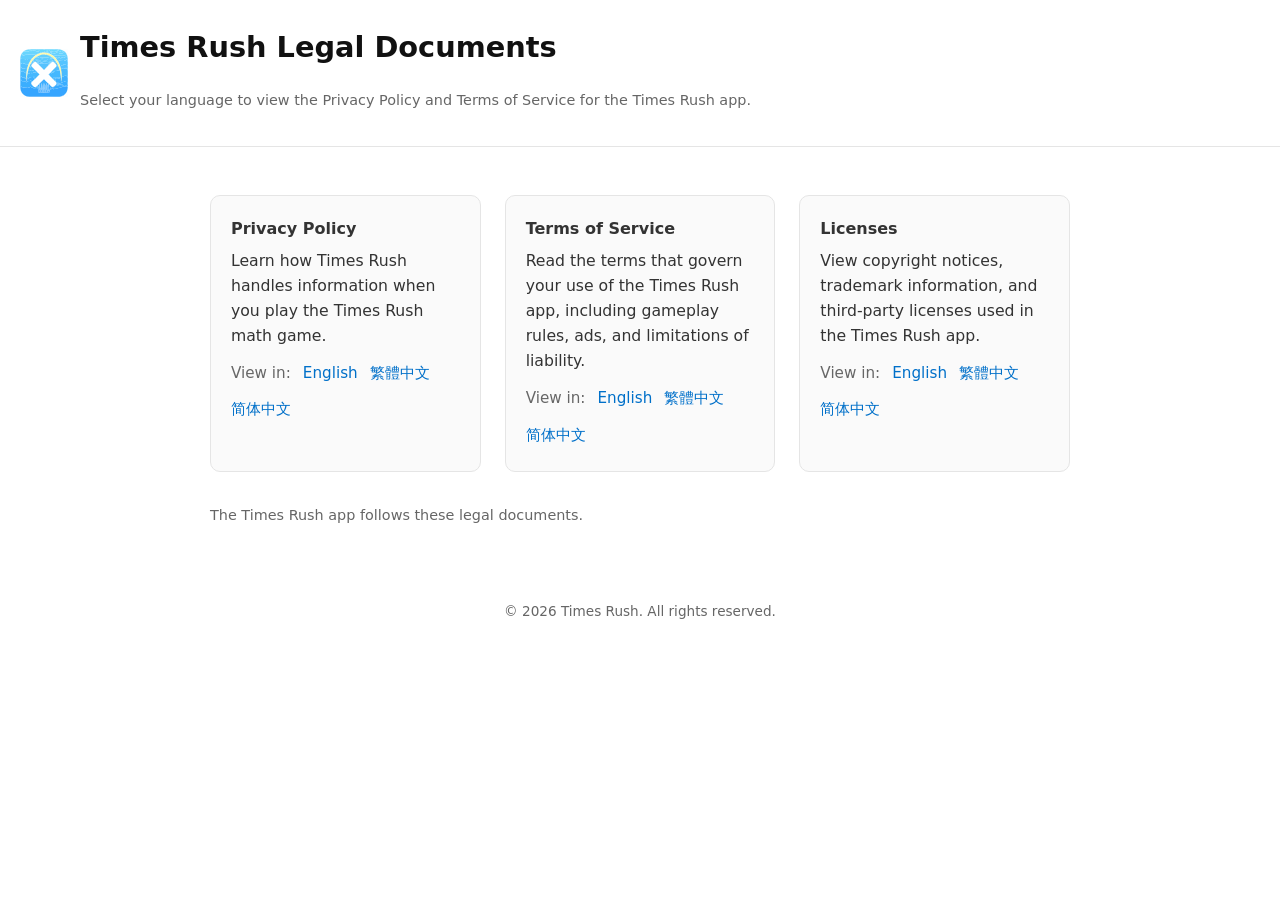
<file: index.html>
<!DOCTYPE html>
<html lang="en">
<head>
  <meta charset="UTF-8" />
  <title>Times Rush Legal Documents</title>
  <meta name="viewport" content="width=device-width, initial-scale=1" />
  <link rel="stylesheet" href="assets/style.css" />
</head>
<body>
  <header class="lj-header">
    <div class="lj-header-row">
      <a href="/" class="lj-logo-link">
        <img src="/assets/images/logo.svg" alt="Times Rush Home" class="lj-header-logo" />
      </a>
      <div>
        <h1>Times Rush Legal Documents</h1>
        <p class="muted">
          Select your language to view the Privacy Policy and Terms of Service for the Times Rush app.
        </p>
      </div>
    </div>
  </header>

  <main>
    <section>
      <div class="doc-grid">
        <div class="doc-card">
          <div class="doc-type">Privacy Policy</div>
          <p class="doc-description">
            Learn how Times Rush handles information when you play the Times Rush math game.
          </p>
          <div class="doc-links">
            <span>View in:</span>
            <a href="/en/privacy.html">English</a>
            <a href="/zh-hant/privacy.html">繁體中文</a>
            <a href="/zh-hans/privacy.html">简体中文</a>
          </div>
        </div>

        <div class="doc-card">
          <div class="doc-type">Terms of Service</div>
          <p class="doc-description">
            Read the terms that govern your use of the Times Rush app, including gameplay rules, ads, and limitations of liability.
          </p>
          <div class="doc-links">
            <span>View in:</span>
            <a href="/en/terms.html">English</a>
            <a href="/zh-hant/terms.html">繁體中文</a>
            <a href="/zh-hans/terms.html">简体中文</a>
          </div>
        </div>
        <div class="doc-card">
          <div class="doc-type">Licenses</div>
          <p class="doc-description">
            View copyright notices, trademark information, and third-party licenses used in the Times Rush app.
          </p>
          <div class="doc-links">
            <span>View in:</span>
            <a href="/en/licenses.html">English</a>
            <a href="/zh-hant/licenses.html">繁體中文</a>
            <a href="/zh-hans/licenses.html">简体中文</a>
          </div>
        </div>
      </div>

      <p class="muted legal-note">
        The Times Rush app follows these legal documents.
      </p>
    </section>
  </main>

  <footer>
    © 2026 Times Rush. All rights reserved.
  </footer>
</body>
</html>
</file>
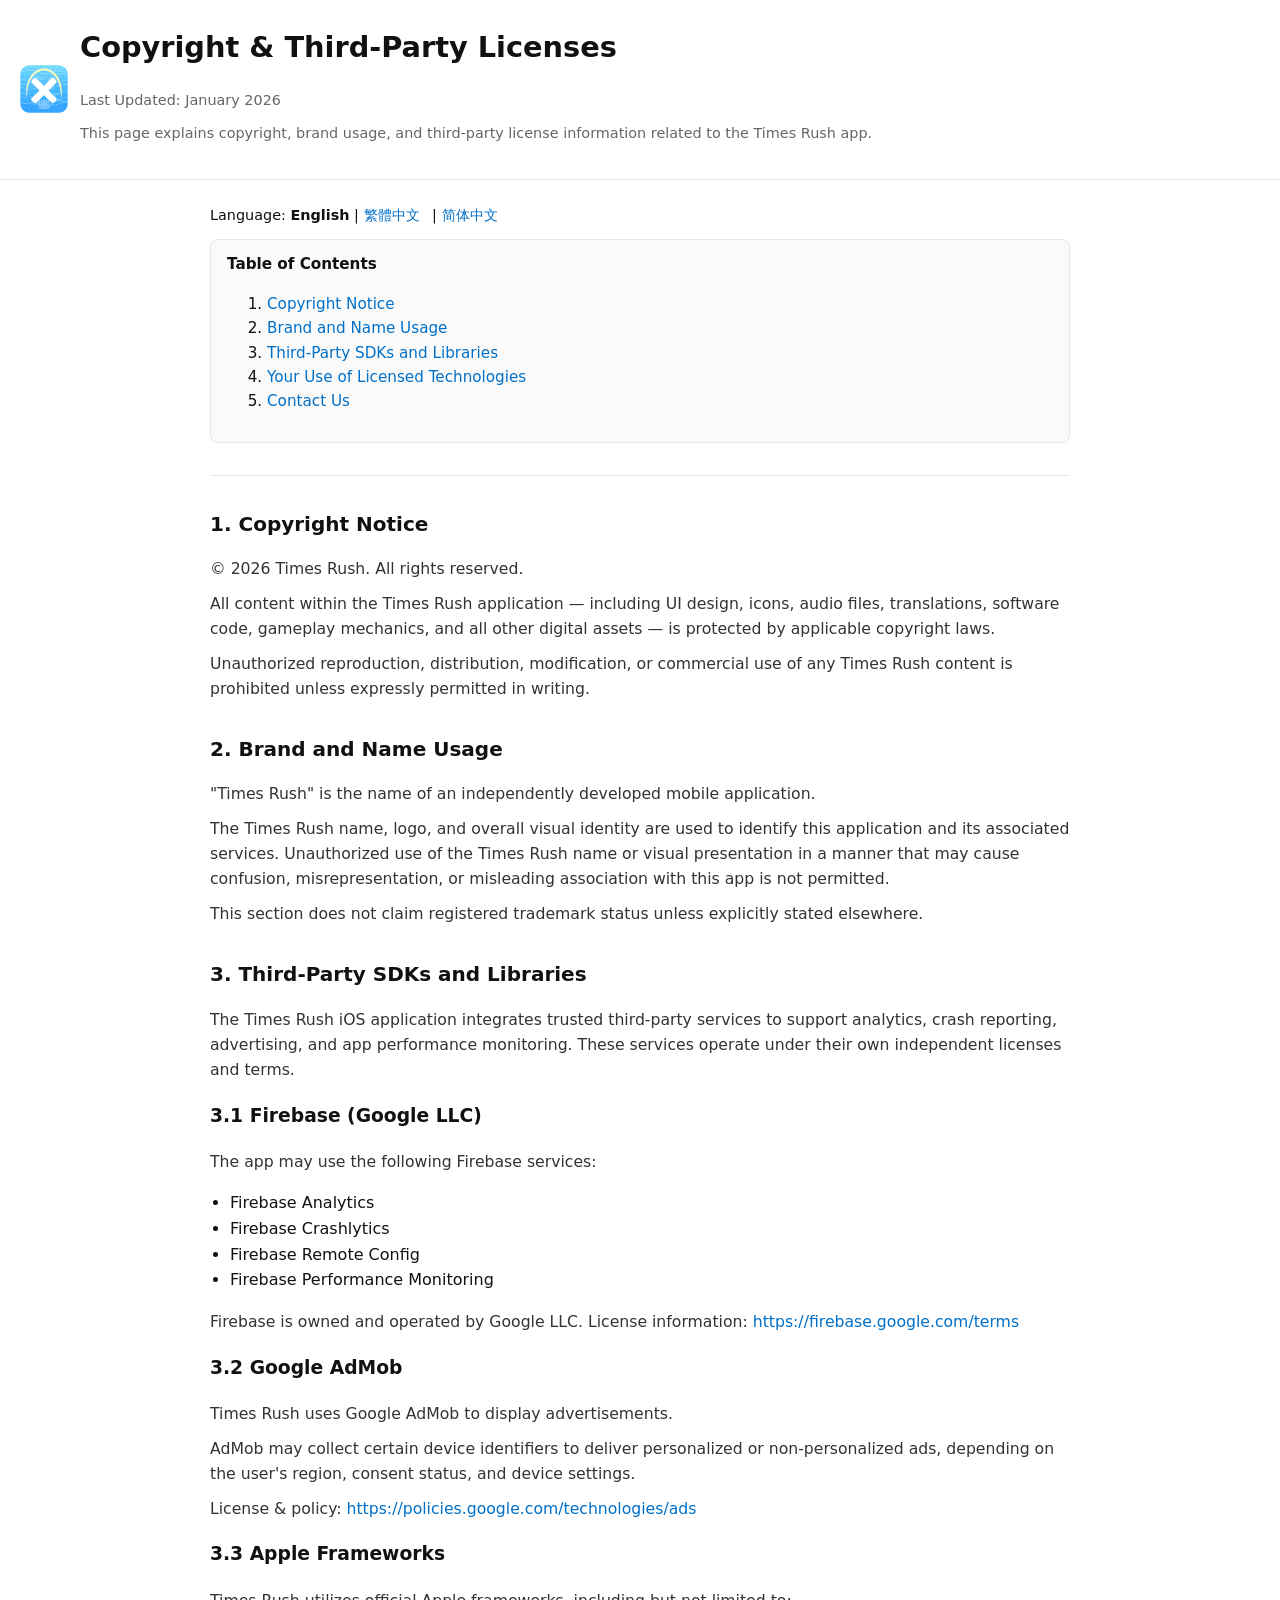
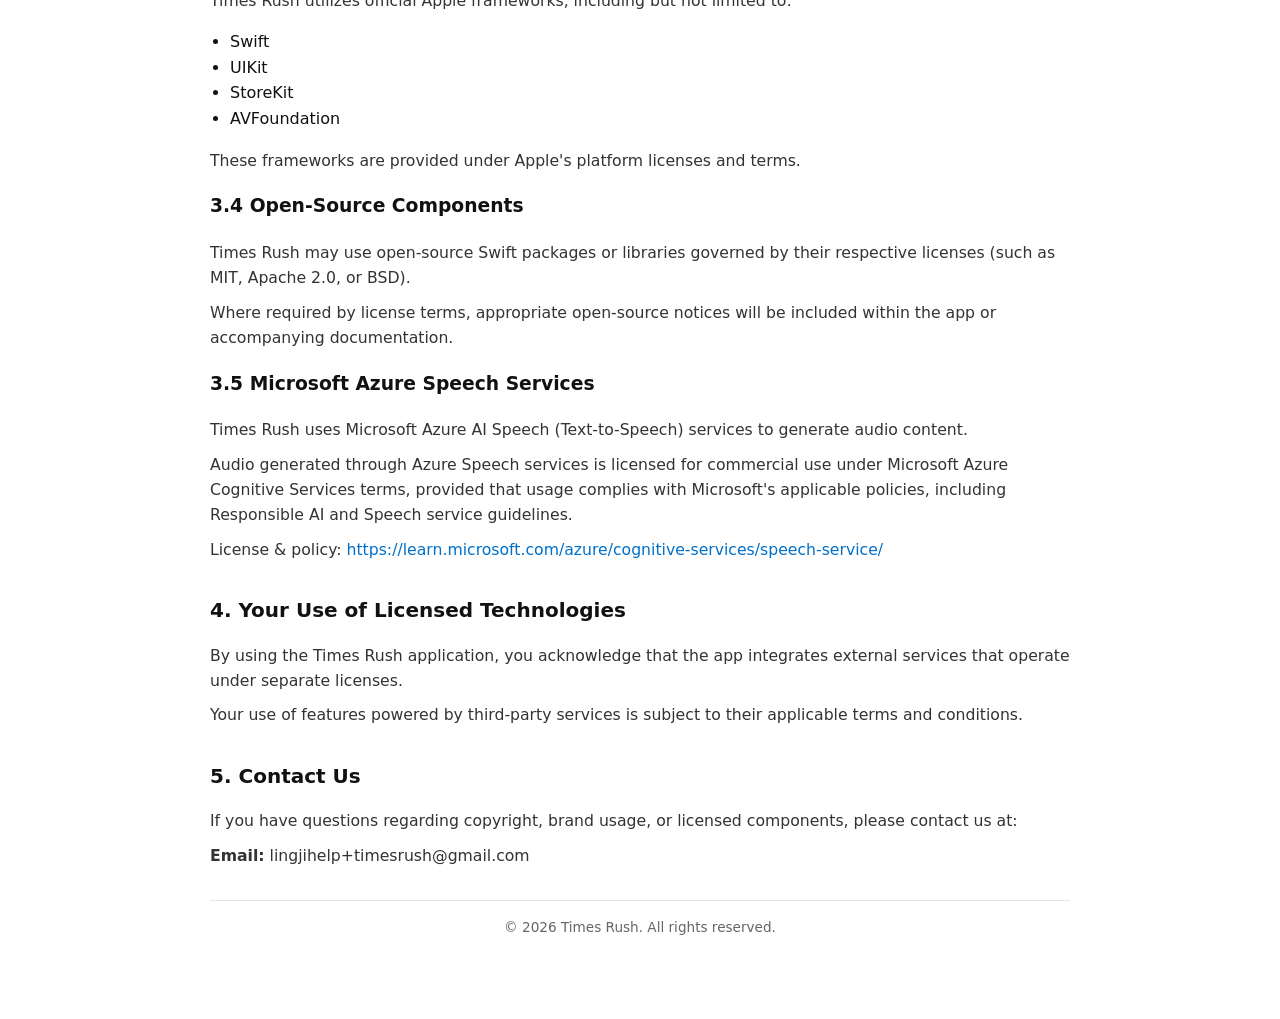
<file: en/licenses.html>
<!DOCTYPE html>
<html lang="en">
<head>
  <meta charset="UTF-8" />
  <title>Times Rush – Copyright & Third-Party Licenses</title>
  <meta name="viewport" content="width=device-width, initial-scale=1" />
  <link rel="stylesheet" href="/assets/style.css" />
</head>
<body>
  <header class="lj-header">
    <div class="lj-header-row">
      <a href="/" class="lj-logo-link">
        <img src="/assets/images/logo.svg" alt="Times Rush Home" class="lj-header-logo" />
      </a>
      <div>
        <h1>Copyright &amp; Third-Party Licenses</h1>
        <p class="muted">
          Last Updated: January 2026
        </p>
        <p class="muted">
          This page explains copyright, brand usage, and third-party license information related to the Times Rush app.
        </p>
      </div>
    </div>
  </header>

  <main>
    <div class="lang-switch">
      Language:
      <strong>English</strong> |
      <a href="/zh-hant/licenses.html">繁體中文</a> |
      <a href="/zh-hans/licenses.html">简体中文</a>
    </div>

    <section class="toc">
      <strong>Table of Contents</strong>
      <ol>
        <li><a href="#copyright">Copyright Notice</a></li>
        <li><a href="#brand-usage">Brand and Name Usage</a></li>
        <li><a href="#third-party-sdks">Third-Party SDKs and Libraries</a></li>
        <li><a href="#use-of-licensed-tech">Your Use of Licensed Technologies</a></li>
        <li><a href="#contact">Contact Us</a></li>
      </ol>
    </section>

    <hr class="section-divider" />

    <section id="copyright">
      <h2>1. Copyright Notice</h2>
      <p>
        © 2026 Times Rush. All rights reserved.
      </p>
      <p>
        All content within the Times Rush application — including UI design, icons, audio files, translations, software code, gameplay mechanics, and all other digital assets — is protected by applicable copyright laws.
      </p>
      <p>
        Unauthorized reproduction, distribution, modification, or commercial use of any Times Rush content is prohibited unless expressly permitted in writing.
      </p>
    </section>

    <section id="brand-usage">
      <h2>2. Brand and Name Usage</h2>
      <p>
        "Times Rush" is the name of an independently developed mobile application.
      </p>
      <p>
        The Times Rush name, logo, and overall visual identity are used to identify this application and its associated services.
        Unauthorized use of the Times Rush name or visual presentation in a manner that may cause confusion, misrepresentation, or misleading association with this app is not permitted.
      </p>
      <p>
        This section does not claim registered trademark status unless explicitly stated elsewhere.
      </p>
    </section>

    <section id="third-party-sdks">
      <h2>3. Third-Party SDKs and Libraries</h2>
      <p>
        The Times Rush iOS application integrates trusted third-party services to support analytics, crash reporting, advertising, and app performance monitoring.
        These services operate under their own independent licenses and terms.
      </p>

      <h3>3.1 Firebase (Google LLC)</h3>
      <p>
        The app may use the following Firebase services:
      </p>
      <ul>
        <li>Firebase Analytics</li>
        <li>Firebase Crashlytics</li>
        <li>Firebase Remote Config</li>
        <li>Firebase Performance Monitoring</li>
      </ul>
      <p>
        Firebase is owned and operated by Google LLC.
        License information:
        <a href="https://firebase.google.com/terms" target="_blank" rel="noopener noreferrer">
          https://firebase.google.com/terms
        </a>
      </p>

      <h3>3.2 Google AdMob</h3>
      <p>
        Times Rush uses Google AdMob to display advertisements.
      </p>
      <p>
        AdMob may collect certain device identifiers to deliver personalized or non-personalized ads, depending on the user's region, consent status, and device settings.
      </p>
      <p>
        License &amp; policy:
        <a href="https://policies.google.com/technologies/ads" target="_blank" rel="noopener noreferrer">
          https://policies.google.com/technologies/ads
        </a>
      </p>

      <h3>3.3 Apple Frameworks</h3>
      <p>
        Times Rush utilizes official Apple frameworks, including but not limited to:
      </p>
      <ul>
        <li>Swift</li>
        <li>UIKit</li>
        <li>StoreKit</li>
        <li>AVFoundation</li>
      </ul>
      <p>
        These frameworks are provided under Apple's platform licenses and terms.
      </p>

      <h3>3.4 Open-Source Components</h3>
      <p>
        Times Rush may use open-source Swift packages or libraries governed by their respective licenses (such as MIT, Apache 2.0, or BSD).
      </p>
      <p>
        Where required by license terms, appropriate open-source notices will be included within the app or accompanying documentation.
      </p>

      <h3>3.5 Microsoft Azure Speech Services</h3>
      <p>
        Times Rush uses Microsoft Azure AI Speech (Text-to-Speech) services to generate audio content.
      </p>
      <p>
        Audio generated through Azure Speech services is licensed for commercial use under Microsoft Azure Cognitive Services terms, provided that usage complies with Microsoft's applicable policies, including Responsible AI and Speech service guidelines.
      </p>
      <p>
        License &amp; policy:
        <a href="https://learn.microsoft.com/azure/cognitive-services/speech-service/" target="_blank" rel="noopener noreferrer">
          https://learn.microsoft.com/azure/cognitive-services/speech-service/
        </a>
      </p>
    </section>

    <section id="use-of-licensed-tech">
      <h2>4. Your Use of Licensed Technologies</h2>
      <p>
        By using the Times Rush application, you acknowledge that the app integrates external services that operate under separate licenses.
      </p>
      <p>
        Your use of features powered by third-party services is subject to their applicable terms and conditions.
      </p>
    </section>

    <section id="contact">
      <h2>5. Contact Us</h2>
      <p>
        If you have questions regarding copyright, brand usage, or licensed components, please contact us at:
      </p>
      <p>
        <strong>Email:</strong> lingjihelp+timesrush@gmail.com
      </p>
    </section>

    <footer class="page-footer">
      © 2026 Times Rush. All rights reserved.
    </footer>
  </main>
</body>
</html>
</file>
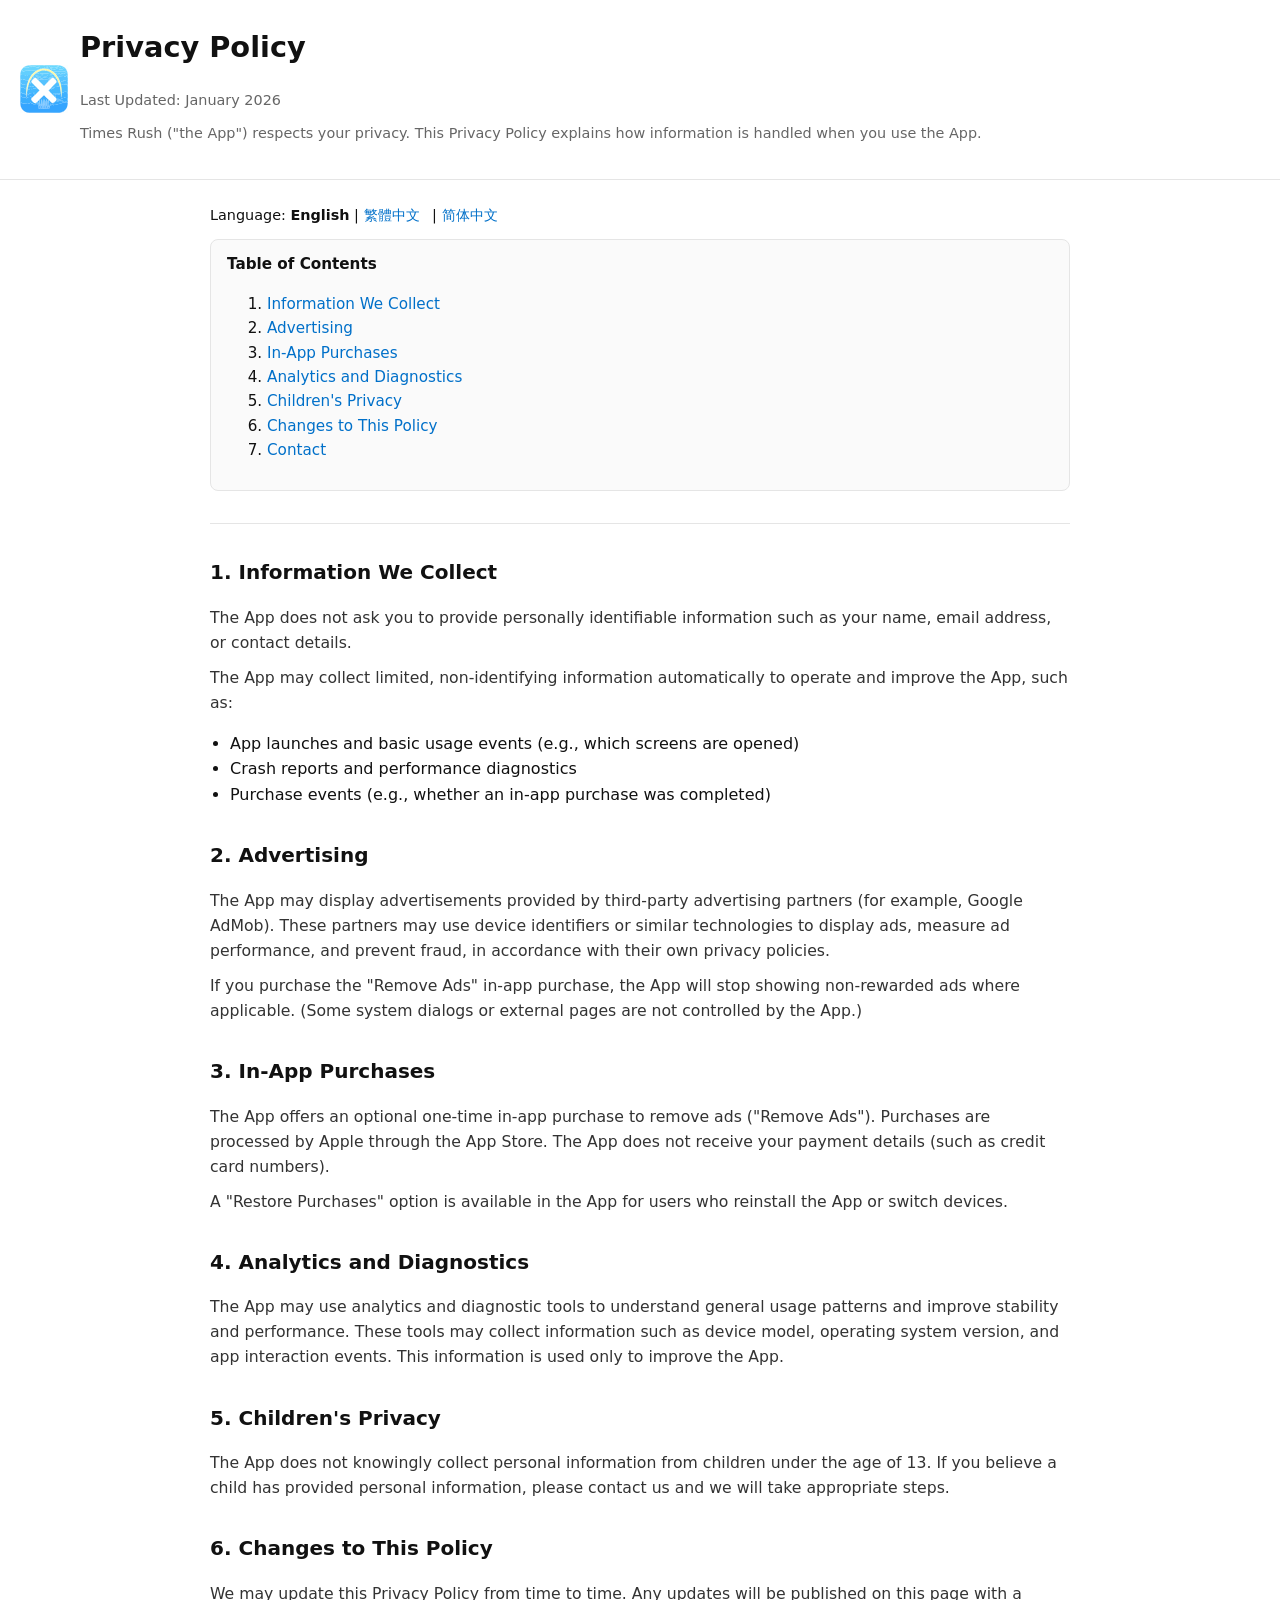
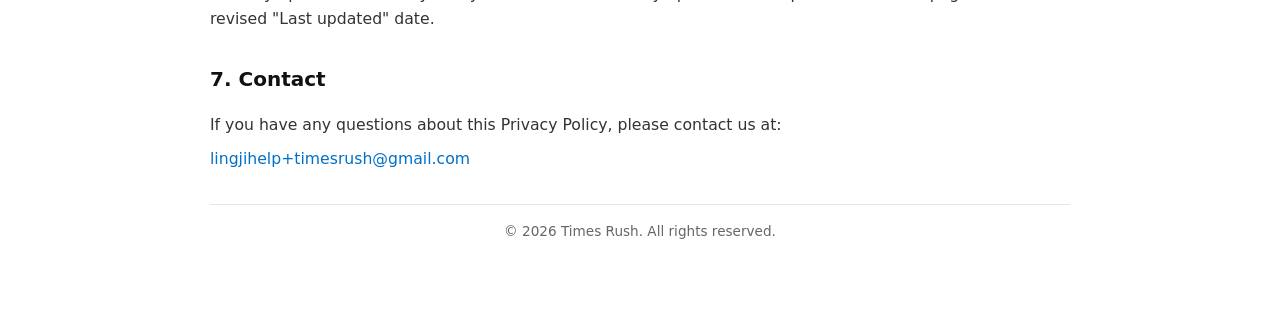
<file: en/privacy.html>
<!DOCTYPE html>
<html lang="en">
<head>
  <meta charset="UTF-8" />
  <title>Times Rush – Privacy Policy</title>
  <meta name="viewport" content="width=device-width, initial-scale=1" />
  <link rel="stylesheet" href="../assets/style.css" />
</head>
<body>
  <header class="lj-header">
    <div class="lj-header-row">
      <a href="/" class="lj-logo-link">
        <img src="/assets/images/logo.svg" alt="Times Rush Home" class="lj-header-logo" />
      </a>
      <div>
        <h1>Privacy Policy</h1>
        <p class="muted">
          Last Updated: January 2026
        </p>
        <p class="muted">
          Times Rush ("the App") respects your privacy. This Privacy Policy explains how information is handled when you use the App.
        </p>
      </div>
    </div>
  </header>

  <main>
    <div class="lang-switch">
      Language:
      <strong>English</strong> |
      <a href="/zh-hant/privacy.html">繁體中文</a> |
      <a href="/zh-hans/privacy.html">简体中文</a>
    </div>

    <section class="toc">
      <strong>Table of Contents</strong>
      <ol>
        <li><a href="#information-we-collect">Information We Collect</a></li>
        <li><a href="#advertising">Advertising</a></li>
        <li><a href="#in-app-purchases">In-App Purchases</a></li>
        <li><a href="#analytics">Analytics and Diagnostics</a></li>
        <li><a href="#children">Children's Privacy</a></li>
        <li><a href="#changes">Changes to This Policy</a></li>
        <li><a href="#contact">Contact</a></li>
      </ol>
    </section>

    <hr class="section-divider" />

    <section id="information-we-collect">
      <h2>1. Information We Collect</h2>
      <p>
        The App does not ask you to provide personally identifiable information such as your name, email address, or contact details.
      </p>
      <p>
        The App may collect limited, non-identifying information automatically to operate and improve the App, such as:
      </p>
      <ul>
        <li>App launches and basic usage events (e.g., which screens are opened)</li>
        <li>Crash reports and performance diagnostics</li>
        <li>Purchase events (e.g., whether an in-app purchase was completed)</li>
      </ul>
    </section>

    <section id="advertising">
      <h2>2. Advertising</h2>
      <p>
        The App may display advertisements provided by third-party advertising partners (for example, Google AdMob).
        These partners may use device identifiers or similar technologies to display ads, measure ad performance, and prevent fraud, in accordance with their own privacy policies.
      </p>
      <p>
        If you purchase the "Remove Ads" in-app purchase, the App will stop showing non-rewarded ads where applicable. (Some system dialogs or external pages are not controlled by the App.)
      </p>
    </section>

    <section id="in-app-purchases">
      <h2>3. In-App Purchases</h2>
      <p>
        The App offers an optional one-time in-app purchase to remove ads ("Remove Ads").
        Purchases are processed by Apple through the App Store. The App does not receive your payment details (such as credit card numbers).
      </p>
      <p>
        A "Restore Purchases" option is available in the App for users who reinstall the App or switch devices.
      </p>
    </section>

    <section id="analytics">
      <h2>4. Analytics and Diagnostics</h2>
      <p>
        The App may use analytics and diagnostic tools to understand general usage patterns and improve stability and performance.
        These tools may collect information such as device model, operating system version, and app interaction events. This information is used only to improve the App.
      </p>
    </section>

    <section id="children">
      <h2>5. Children's Privacy</h2>
      <p>
        The App does not knowingly collect personal information from children under the age of 13.
        If you believe a child has provided personal information, please contact us and we will take appropriate steps.
      </p>
    </section>

    <section id="changes">
      <h2>6. Changes to This Policy</h2>
      <p>
        We may update this Privacy Policy from time to time. Any updates will be published on this page with a revised "Last updated" date.
      </p>
    </section>

    <section id="contact">
      <h2>7. Contact</h2>
      <p>
        If you have any questions about this Privacy Policy, please contact us at:
      </p>
      <p>
        <a href="mailto:lingjihelp+timesrush@gmail.com">lingjihelp+timesrush@gmail.com</a>
      </p>
    </section>

    <footer class="page-footer">
      © 2026 Times Rush. All rights reserved.
    </footer>
  </main>
</body>
</html>
</file>
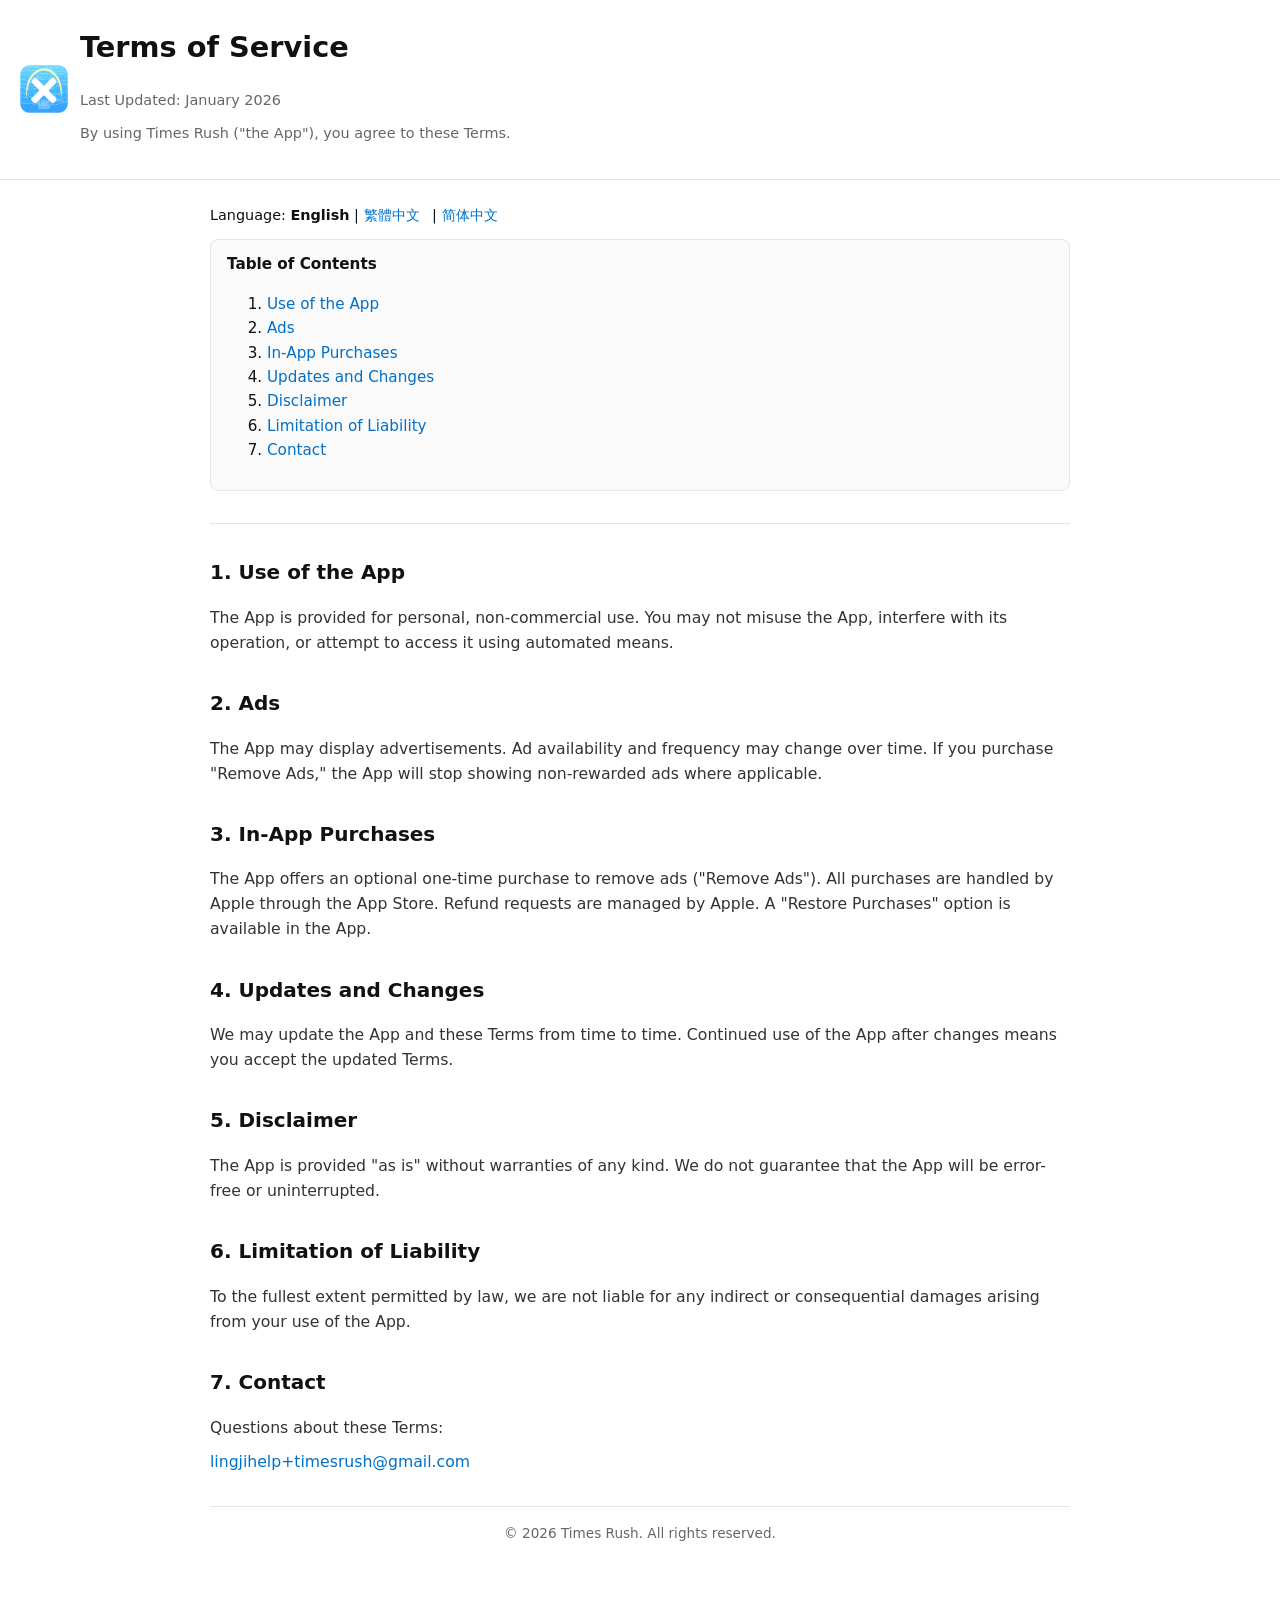
<file: en/terms.html>
<!DOCTYPE html>
<html lang="en">
<head>
  <meta charset="UTF-8" />
  <title>Times Rush – Terms of Service</title>
  <meta name="viewport" content="width=device-width, initial-scale=1" />
  <link rel="stylesheet" href="../assets/style.css" />
</head>
<body>
  <header class="lj-header">
    <div class="lj-header-row">
      <a href="/" class="lj-logo-link">
        <img src="/assets/images/logo.svg" alt="Times Rush Home" class="lj-header-logo" />
      </a>
      <div>
        <h1>Terms of Service</h1>
        <p class="muted">Last Updated: January 2026</p>
        <p class="muted">
          By using Times Rush ("the App"), you agree to these Terms.
        </p>
      </div>
    </div>
  </header>

  <main>
    <div class="lang-switch">
      Language:
      <strong>English</strong> |
      <a href="/zh-hant/terms.html">繁體中文</a> |
      <a href="/zh-hans/terms.html">简体中文</a>
    </div>

    <section class="toc">
      <strong>Table of Contents</strong>
      <ol>
        <li><a href="#use-of-app">Use of the App</a></li>
        <li><a href="#ads">Ads</a></li>
        <li><a href="#in-app-purchases">In-App Purchases</a></li>
        <li><a href="#updates">Updates and Changes</a></li>
        <li><a href="#disclaimer">Disclaimer</a></li>
        <li><a href="#liability">Limitation of Liability</a></li>
        <li><a href="#contact">Contact</a></li>
      </ol>
    </section>

    <hr class="section-divider" />

    <section id="use-of-app">
      <h2>1. Use of the App</h2>
      <p>
        The App is provided for personal, non-commercial use. You may not misuse the App, interfere with its operation, or attempt to access it using automated means.
      </p>
    </section>

    <section id="ads">
      <h2>2. Ads</h2>
      <p>
        The App may display advertisements. Ad availability and frequency may change over time.
        If you purchase "Remove Ads," the App will stop showing non-rewarded ads where applicable.
      </p>
    </section>

    <section id="in-app-purchases">
      <h2>3. In-App Purchases</h2>
      <p>
        The App offers an optional one-time purchase to remove ads ("Remove Ads").
        All purchases are handled by Apple through the App Store. Refund requests are managed by Apple.
        A "Restore Purchases" option is available in the App.
      </p>
    </section>

    <section id="updates">
      <h2>4. Updates and Changes</h2>
      <p>
        We may update the App and these Terms from time to time. Continued use of the App after changes means you accept the updated Terms.
      </p>
    </section>

    <section id="disclaimer">
      <h2>5. Disclaimer</h2>
      <p>
        The App is provided "as is" without warranties of any kind. We do not guarantee that the App will be error-free or uninterrupted.
      </p>
    </section>

    <section id="liability">
      <h2>6. Limitation of Liability</h2>
      <p>
        To the fullest extent permitted by law, we are not liable for any indirect or consequential damages arising from your use of the App.
      </p>
    </section>

    <section id="contact">
      <h2>7. Contact</h2>
      <p>
        Questions about these Terms:
      </p>
      <p>
        <a href="mailto:lingjihelp+timesrush@gmail.com">lingjihelp+timesrush@gmail.com</a>
      </p>
    </section>

    <footer class="page-footer">
      © 2026 Times Rush. All rights reserved.
    </footer>
  </main>
</body>
</html>
</file>
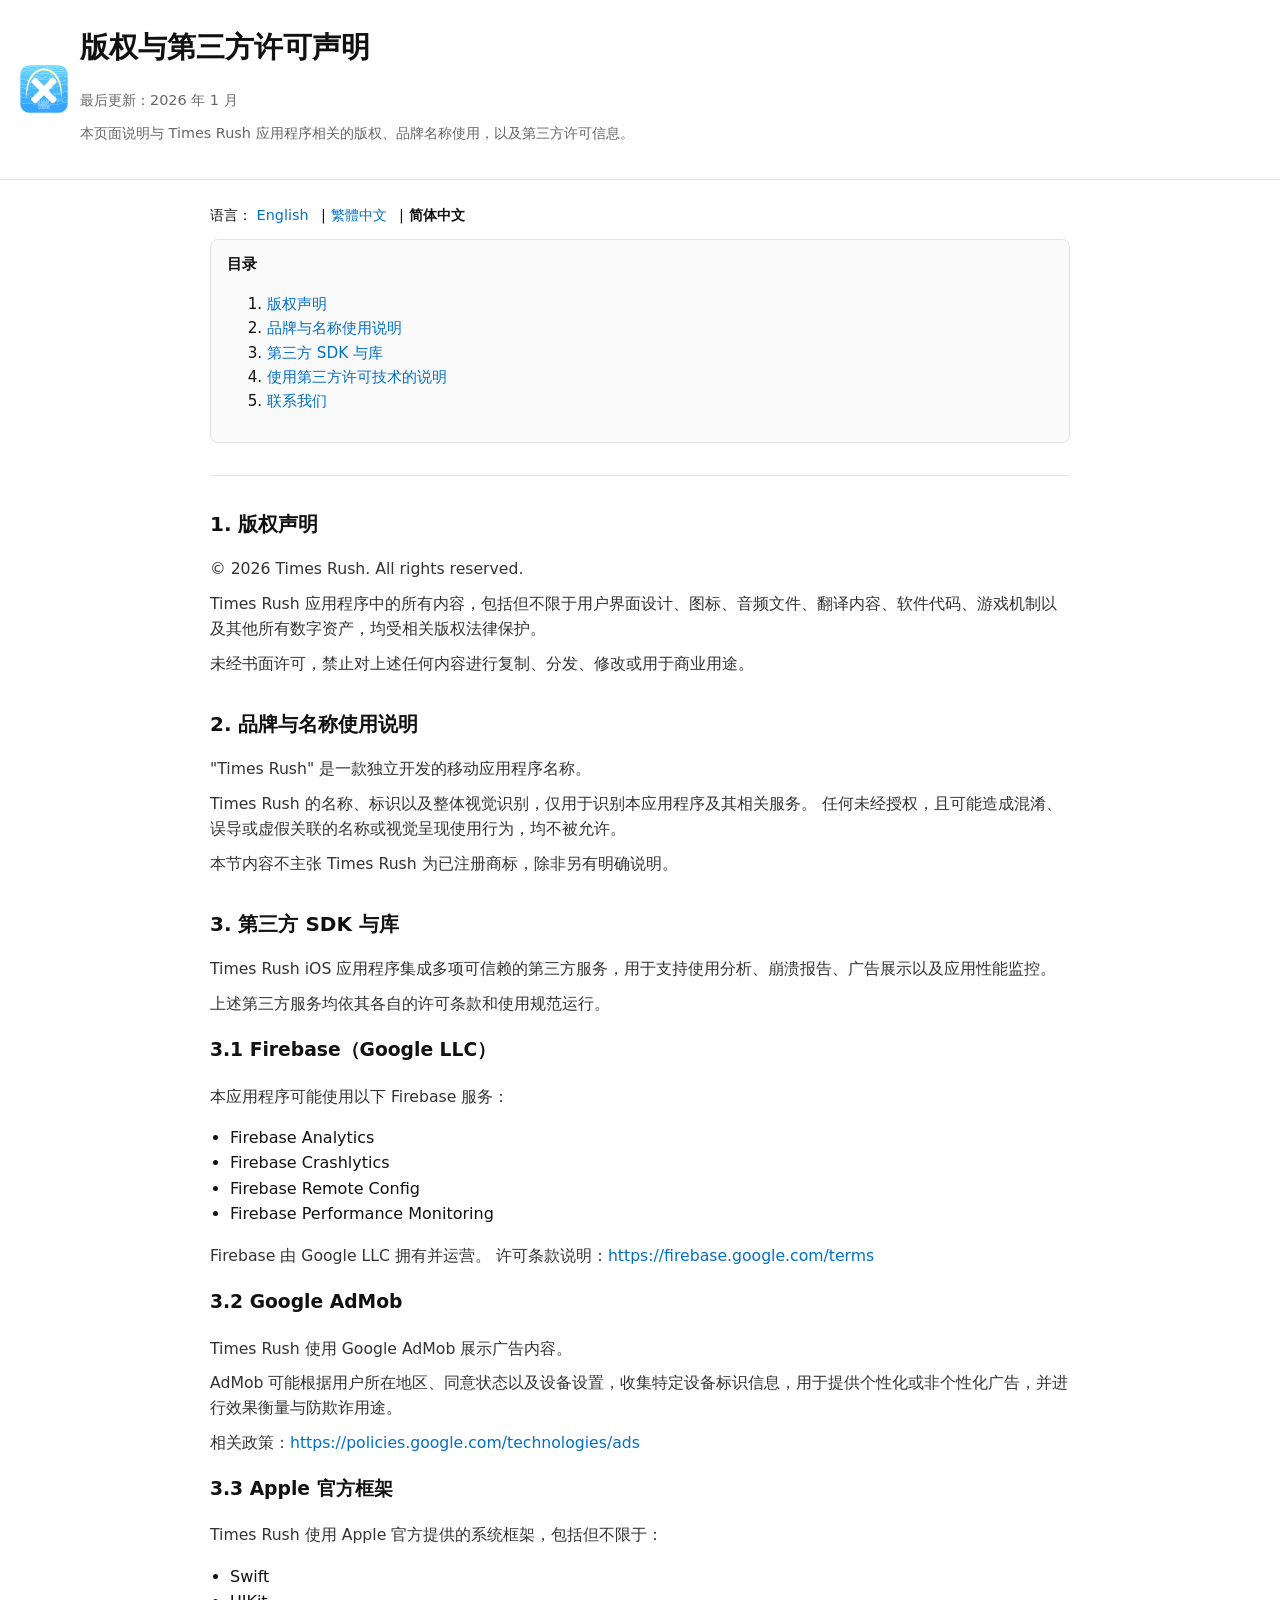
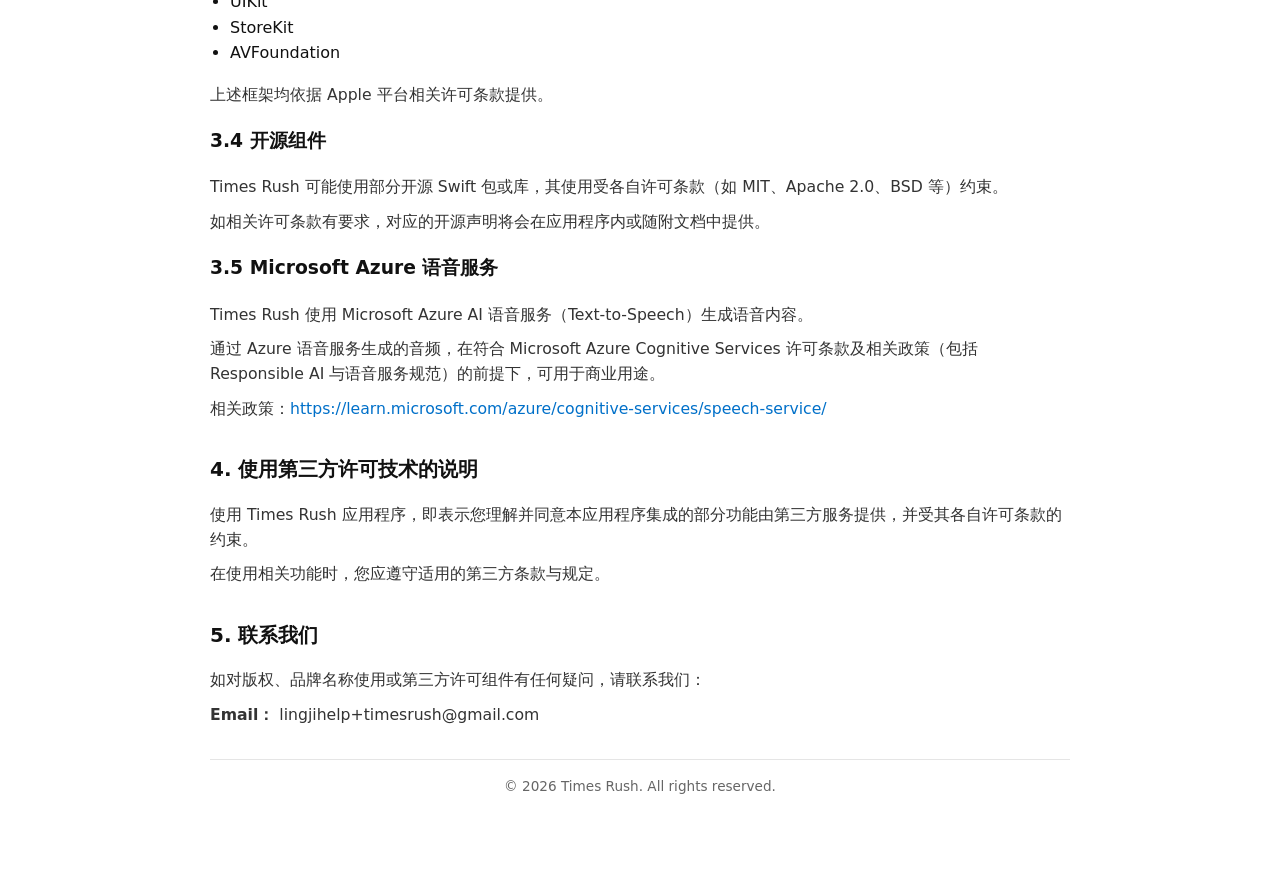
<file: zh-hans/licenses.html>
<!DOCTYPE html>
<html lang="zh-Hans">
<head>
  <meta charset="UTF-8" />
  <title>Times Rush – 版权与第三方许可</title>
  <meta name="viewport" content="width=device-width, initial-scale=1" />
  <link rel="stylesheet" href="/assets/style.css" />
</head>
<body>
  <header class="lj-header">
    <div class="lj-header-row">
      <a href="/" class="lj-logo-link">
        <img src="/assets/images/logo.svg" alt="Times Rush Home" class="lj-header-logo" />
      </a>
      <div>
        <h1>版权与第三方许可声明</h1>
        <p class="muted">
          最后更新：2026 年 1 月
        </p>
        <p class="muted">
          本页面说明与 Times Rush 应用程序相关的版权、品牌名称使用，以及第三方许可信息。
        </p>
      </div>
    </div>
  </header>

  <main>
    <div class="lang-switch">
      语言：
      <a href="/en/licenses.html">English</a> |
      <a href="/zh-hant/licenses.html">繁體中文</a> |
      <strong>简体中文</strong>
    </div>

    <section class="toc">
      <strong>目录</strong>
      <ol>
        <li><a href="#copyright">版权声明</a></li>
        <li><a href="#brand-usage">品牌与名称使用说明</a></li>
        <li><a href="#third-party-sdks">第三方 SDK 与库</a></li>
        <li><a href="#use-of-licensed-tech">使用第三方许可技术的说明</a></li>
        <li><a href="#contact">联系我们</a></li>
      </ol>
    </section>

    <hr class="section-divider" />

    <section id="copyright">
      <h2>1. 版权声明</h2>
      <p>© 2026 Times Rush. All rights reserved.</p>
      <p>
        Times Rush 应用程序中的所有内容，包括但不限于用户界面设计、图标、音频文件、翻译内容、软件代码、游戏机制以及其他所有数字资产，均受相关版权法律保护。
      </p>
      <p>
        未经书面许可，禁止对上述任何内容进行复制、分发、修改或用于商业用途。
      </p>
    </section>

    <section id="brand-usage">
      <h2>2. 品牌与名称使用说明</h2>
      <p>
        "Times Rush" 是一款独立开发的移动应用程序名称。
      </p>
      <p>
        Times Rush 的名称、标识以及整体视觉识别，仅用于识别本应用程序及其相关服务。
        任何未经授权，且可能造成混淆、误导或虚假关联的名称或视觉呈现使用行为，均不被允许。
      </p>
      <p>
        本节内容不主张 Times Rush 为已注册商标，除非另有明确说明。
      </p>
    </section>

    <section id="third-party-sdks">
      <h2>3. 第三方 SDK 与库</h2>
      <p>
        Times Rush iOS 应用程序集成多项可信赖的第三方服务，用于支持使用分析、崩溃报告、广告展示以及应用性能监控。
      </p>
      <p>
        上述第三方服务均依其各自的许可条款和使用规范运行。
      </p>

      <h3>3.1 Firebase（Google LLC）</h3>
      <p>
        本应用程序可能使用以下 Firebase 服务：
      </p>
      <ul>
        <li>Firebase Analytics</li>
        <li>Firebase Crashlytics</li>
        <li>Firebase Remote Config</li>
        <li>Firebase Performance Monitoring</li>
      </ul>
      <p>
        Firebase 由 Google LLC 拥有并运营。
        许可条款说明：<a href="https://firebase.google.com/terms" target="_blank" rel="noopener noreferrer">https://firebase.google.com/terms</a>
      </p>

      <h3>3.2 Google AdMob</h3>
      <p>
        Times Rush 使用 Google AdMob 展示广告内容。
      </p>
      <p>
        AdMob 可能根据用户所在地区、同意状态以及设备设置，收集特定设备标识信息，用于提供个性化或非个性化广告，并进行效果衡量与防欺诈用途。
      </p>
      <p>
        相关政策：<a href="https://policies.google.com/technologies/ads" target="_blank" rel="noopener noreferrer">https://policies.google.com/technologies/ads</a>
      </p>

      <h3>3.3 Apple 官方框架</h3>
      <p>
        Times Rush 使用 Apple 官方提供的系统框架，包括但不限于：
      </p>
      <ul>
        <li>Swift</li>
        <li>UIKit</li>
        <li>StoreKit</li>
        <li>AVFoundation</li>
      </ul>
      <p>
        上述框架均依据 Apple 平台相关许可条款提供。
      </p>

      <h3>3.4 开源组件</h3>
      <p>
        Times Rush 可能使用部分开源 Swift 包或库，其使用受各自许可条款（如 MIT、Apache 2.0、BSD 等）约束。
      </p>
      <p>
        如相关许可条款有要求，对应的开源声明将会在应用程序内或随附文档中提供。
      </p>

      <h3>3.5 Microsoft Azure 语音服务</h3>
      <p>
        Times Rush 使用 Microsoft Azure AI 语音服务（Text-to-Speech）生成语音内容。
      </p>
      <p>
        通过 Azure 语音服务生成的音频，在符合 Microsoft Azure Cognitive Services 许可条款及相关政策（包括 Responsible AI 与语音服务规范）的前提下，可用于商业用途。
      </p>
      <p>
        相关政策：<a href="https://learn.microsoft.com/azure/cognitive-services/speech-service/" target="_blank" rel="noopener noreferrer">https://learn.microsoft.com/azure/cognitive-services/speech-service/</a>
      </p>
    </section>

    <section id="use-of-licensed-tech">
      <h2>4. 使用第三方许可技术的说明</h2>
      <p>
        使用 Times Rush 应用程序，即表示您理解并同意本应用程序集成的部分功能由第三方服务提供，并受其各自许可条款的约束。
      </p>
      <p>
        在使用相关功能时，您应遵守适用的第三方条款与规定。
      </p>
    </section>

    <section id="contact">
      <h2>5. 联系我们</h2>
      <p>
        如对版权、品牌名称使用或第三方许可组件有任何疑问，请联系我们：
      </p>
      <p>
        <strong>Email：</strong> lingjihelp+timesrush@gmail.com
      </p>
    </section>

    <footer class="page-footer">
      © 2026 Times Rush. All rights reserved.
    </footer>
  </main>
</body>
</html>
</file>
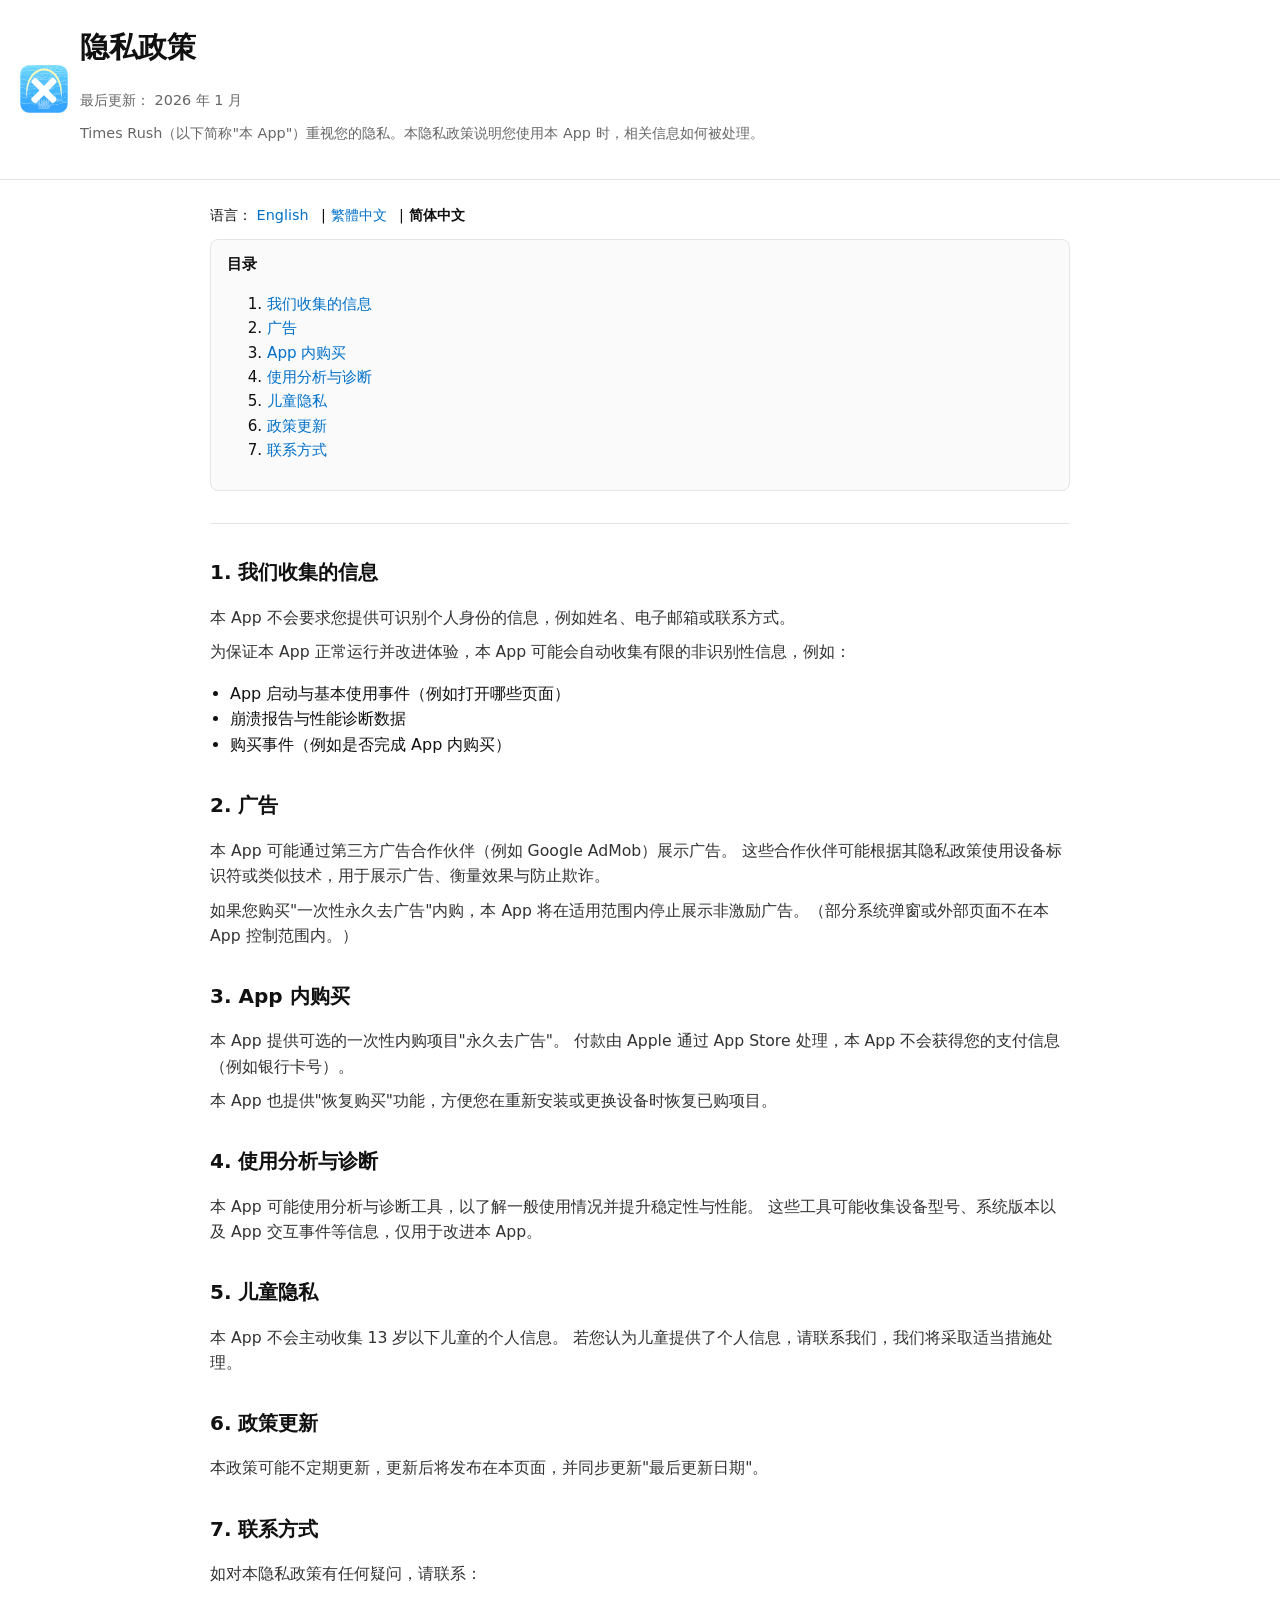
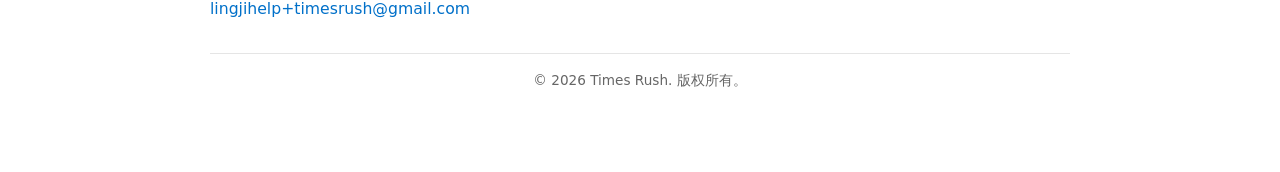
<file: zh-hans/privacy.html>
<!DOCTYPE html>
<html lang="zh-Hans">
<head>
  <meta charset="UTF-8" />
  <title>Times Rush – 隐私政策</title>
  <meta name="viewport" content="width=device-width, initial-scale=1" />
  <link rel="stylesheet" href="../assets/style.css" />
</head>
<body>
  <header class="lj-header">
    <div class="lj-header-row">
      <a href="/" class="lj-logo-link">
        <img src="/assets/images/logo.svg" alt="Times Rush Home" class="lj-header-logo" />
      </a>
      <div>
        <h1>隐私政策</h1>
        <p class="muted">
          最后更新： 2026 年 1 月
        </p>
        <p class="muted">
          Times Rush（以下简称"本 App"）重视您的隐私。本隐私政策说明您使用本 App 时，相关信息如何被处理。
        </p>
      </div>
    </div>
  </header>

  <main>
    <div class="lang-switch">
      语言：
      <a href="/en/privacy.html">English</a> |
      <a href="/zh-hant/privacy.html">繁體中文</a> |
      <strong>简体中文</strong>
    </div>

    <section class="toc">
      <strong>目录</strong>
      <ol>
        <li><a href="#information-we-collect">我们收集的信息</a></li>
        <li><a href="#advertising">广告</a></li>
        <li><a href="#in-app-purchases">App 内购买</a></li>
        <li><a href="#analytics">使用分析与诊断</a></li>
        <li><a href="#children">儿童隐私</a></li>
        <li><a href="#changes">政策更新</a></li>
        <li><a href="#contact">联系方式</a></li>
      </ol>
    </section>

    <hr class="section-divider" />

    <section id="information-we-collect">
      <h2>1. 我们收集的信息</h2>
      <p>
        本 App 不会要求您提供可识别个人身份的信息，例如姓名、电子邮箱或联系方式。
      </p>
      <p>
        为保证本 App 正常运行并改进体验，本 App 可能会自动收集有限的非识别性信息，例如：
      </p>
      <ul>
        <li>App 启动与基本使用事件（例如打开哪些页面）</li>
        <li>崩溃报告与性能诊断数据</li>
        <li>购买事件（例如是否完成 App 内购买）</li>
      </ul>
    </section>

    <section id="advertising">
      <h2>2. 广告</h2>
      <p>
        本 App 可能通过第三方广告合作伙伴（例如 Google AdMob）展示广告。
        这些合作伙伴可能根据其隐私政策使用设备标识符或类似技术，用于展示广告、衡量效果与防止欺诈。
      </p>
      <p>
        如果您购买"一次性永久去广告"内购，本 App 将在适用范围内停止展示非激励广告。（部分系统弹窗或外部页面不在本 App 控制范围内。）
      </p>
    </section>

    <section id="in-app-purchases">
      <h2>3. App 内购买</h2>
      <p>
        本 App 提供可选的一次性内购项目"永久去广告"。
        付款由 Apple 通过 App Store 处理，本 App 不会获得您的支付信息（例如银行卡号）。
      </p>
      <p>
        本 App 也提供"恢复购买"功能，方便您在重新安装或更换设备时恢复已购项目。
      </p>
    </section>

    <section id="analytics">
      <h2>4. 使用分析与诊断</h2>
      <p>
        本 App 可能使用分析与诊断工具，以了解一般使用情况并提升稳定性与性能。
        这些工具可能收集设备型号、系统版本以及 App 交互事件等信息，仅用于改进本 App。
      </p>
    </section>

    <section id="children">
      <h2>5. 儿童隐私</h2>
      <p>
        本 App 不会主动收集 13 岁以下儿童的个人信息。
        若您认为儿童提供了个人信息，请联系我们，我们将采取适当措施处理。
      </p>
    </section>

    <section id="changes">
      <h2>6. 政策更新</h2>
      <p>
        本政策可能不定期更新，更新后将发布在本页面，并同步更新"最后更新日期"。
      </p>
    </section>

    <section id="contact">
      <h2>7. 联系方式</h2>
      <p>
        如对本隐私政策有任何疑问，请联系：
      </p>
      <p>
        <a href="mailto:lingjihelp+timesrush@gmail.com">lingjihelp+timesrush@gmail.com</a>
      </p>
    </section>

    <footer class="page-footer">
      © 2026 Times Rush. 版权所有。
    </footer>
  </main>
</body>
</html>
</file>
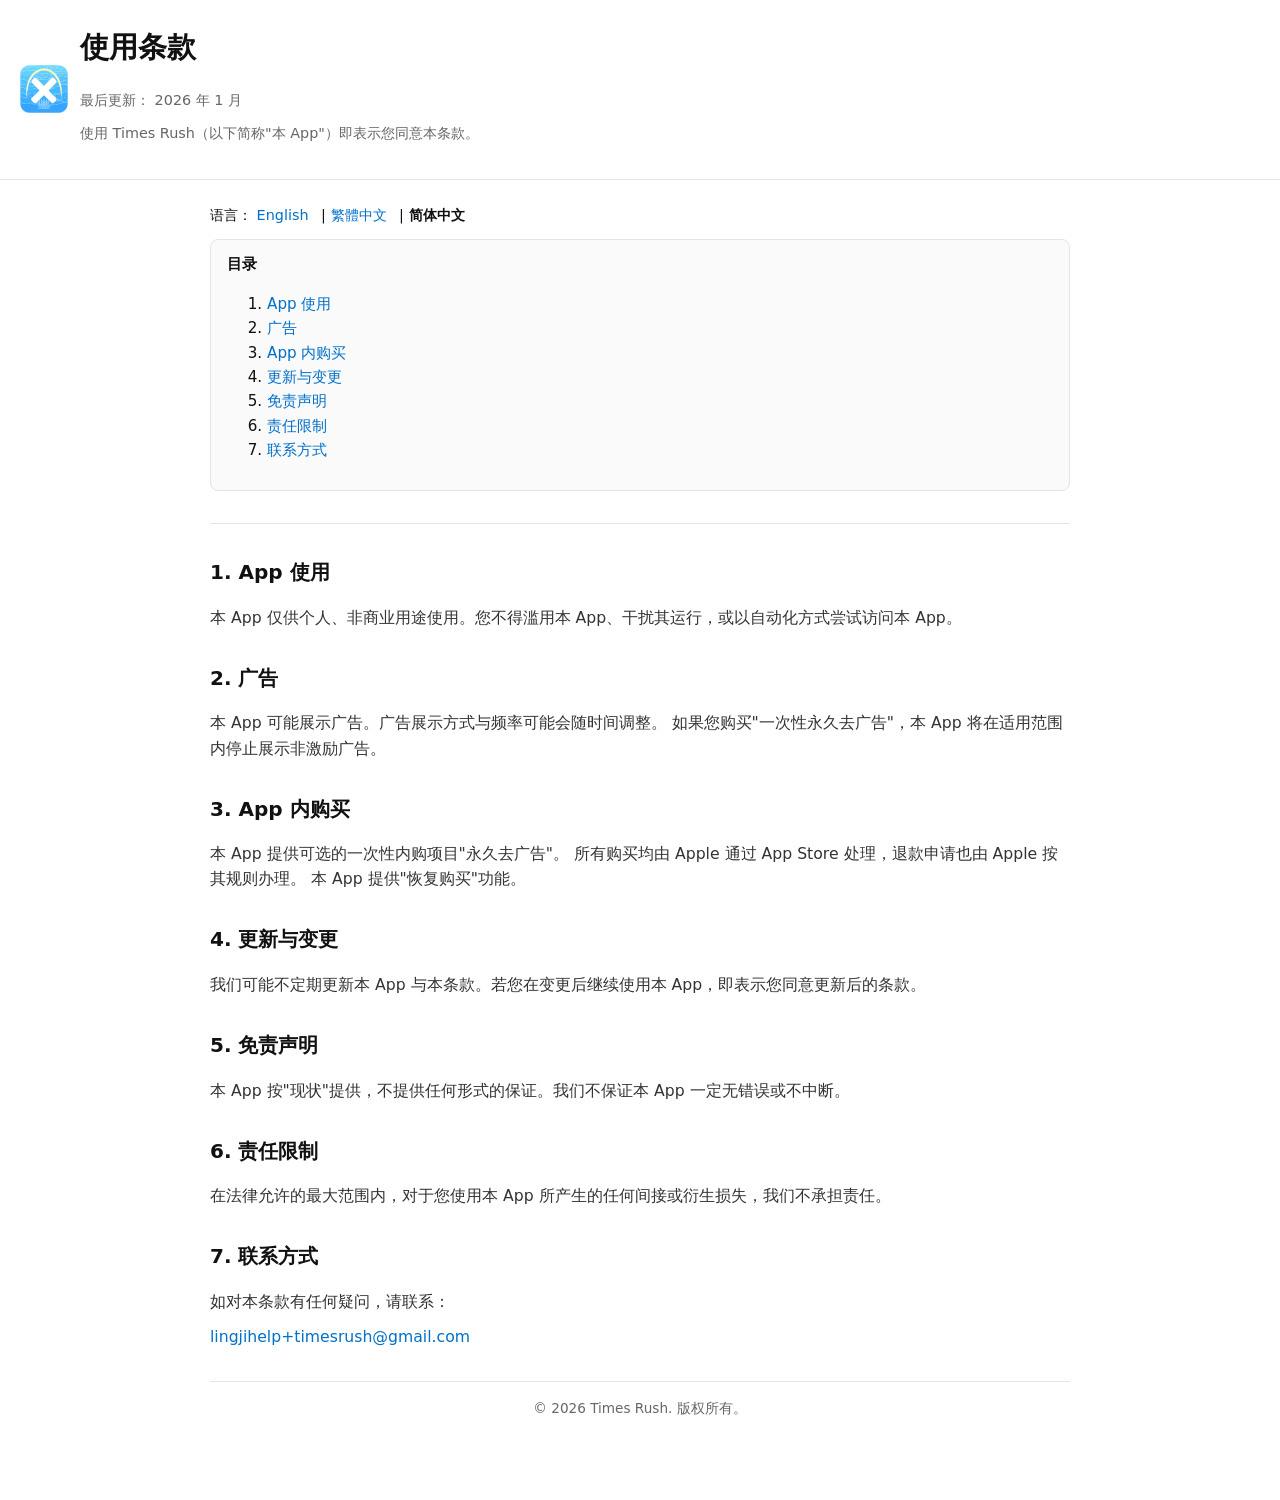
<file: zh-hans/terms.html>
<!DOCTYPE html>
<html lang="zh-Hans">
<head>
  <meta charset="UTF-8" />
  <title>Times Rush – 使用条款</title>
  <meta name="viewport" content="width=device-width, initial-scale=1" />
  <link rel="stylesheet" href="../assets/style.css" />
</head>
<body>
  <header class="lj-header">
    <div class="lj-header-row">
      <a href="/" class="lj-logo-link">
        <img src="/assets/images/logo.svg" alt="Times Rush Home" class="lj-header-logo" />
      </a>
      <div>
        <h1>使用条款</h1>
        <p class="muted">最后更新： 2026 年 1 月</p>
        <p class="muted">
          使用 Times Rush（以下简称"本 App"）即表示您同意本条款。
        </p>
      </div>
    </div>
  </header>

  <main>
    <div class="lang-switch">
      语言：
      <a href="/en/terms.html">English</a> |
      <a href="/zh-hant/terms.html">繁體中文</a> |
      <strong>简体中文</strong>
    </div>

    <section class="toc">
      <strong>目录</strong>
      <ol>
        <li><a href="#use-of-app">App 使用</a></li>
        <li><a href="#ads">广告</a></li>
        <li><a href="#in-app-purchases">App 内购买</a></li>
        <li><a href="#updates">更新与变更</a></li>
        <li><a href="#disclaimer">免责声明</a></li>
        <li><a href="#liability">责任限制</a></li>
        <li><a href="#contact">联系方式</a></li>
      </ol>
    </section>

    <hr class="section-divider" />

    <section id="use-of-app">
      <h2>1. App 使用</h2>
      <p>
        本 App 仅供个人、非商业用途使用。您不得滥用本 App、干扰其运行，或以自动化方式尝试访问本 App。
      </p>
    </section>

    <section id="ads">
      <h2>2. 广告</h2>
      <p>
        本 App 可能展示广告。广告展示方式与频率可能会随时间调整。
        如果您购买"一次性永久去广告"，本 App 将在适用范围内停止展示非激励广告。
      </p>
    </section>

    <section id="in-app-purchases">
      <h2>3. App 内购买</h2>
      <p>
        本 App 提供可选的一次性内购项目"永久去广告"。
        所有购买均由 Apple 通过 App Store 处理，退款申请也由 Apple 按其规则办理。
        本 App 提供"恢复购买"功能。
      </p>
    </section>

    <section id="updates">
      <h2>4. 更新与变更</h2>
      <p>
        我们可能不定期更新本 App 与本条款。若您在变更后继续使用本 App，即表示您同意更新后的条款。
      </p>
    </section>

    <section id="disclaimer">
      <h2>5. 免责声明</h2>
      <p>
        本 App 按"现状"提供，不提供任何形式的保证。我们不保证本 App 一定无错误或不中断。
      </p>
    </section>

    <section id="liability">
      <h2>6. 责任限制</h2>
      <p>
        在法律允许的最大范围内，对于您使用本 App 所产生的任何间接或衍生损失，我们不承担责任。
      </p>
    </section>

    <section id="contact">
      <h2>7. 联系方式</h2>
      <p>
        如对本条款有任何疑问，请联系：
      </p>
      <p>
        <a href="mailto:lingjihelp+timesrush@gmail.com">lingjihelp+timesrush@gmail.com</a>
      </p>
    </section>

    <footer class="page-footer">
      © 2026 Times Rush. 版权所有。
    </footer>
  </main>
</body>
</html>
</file>
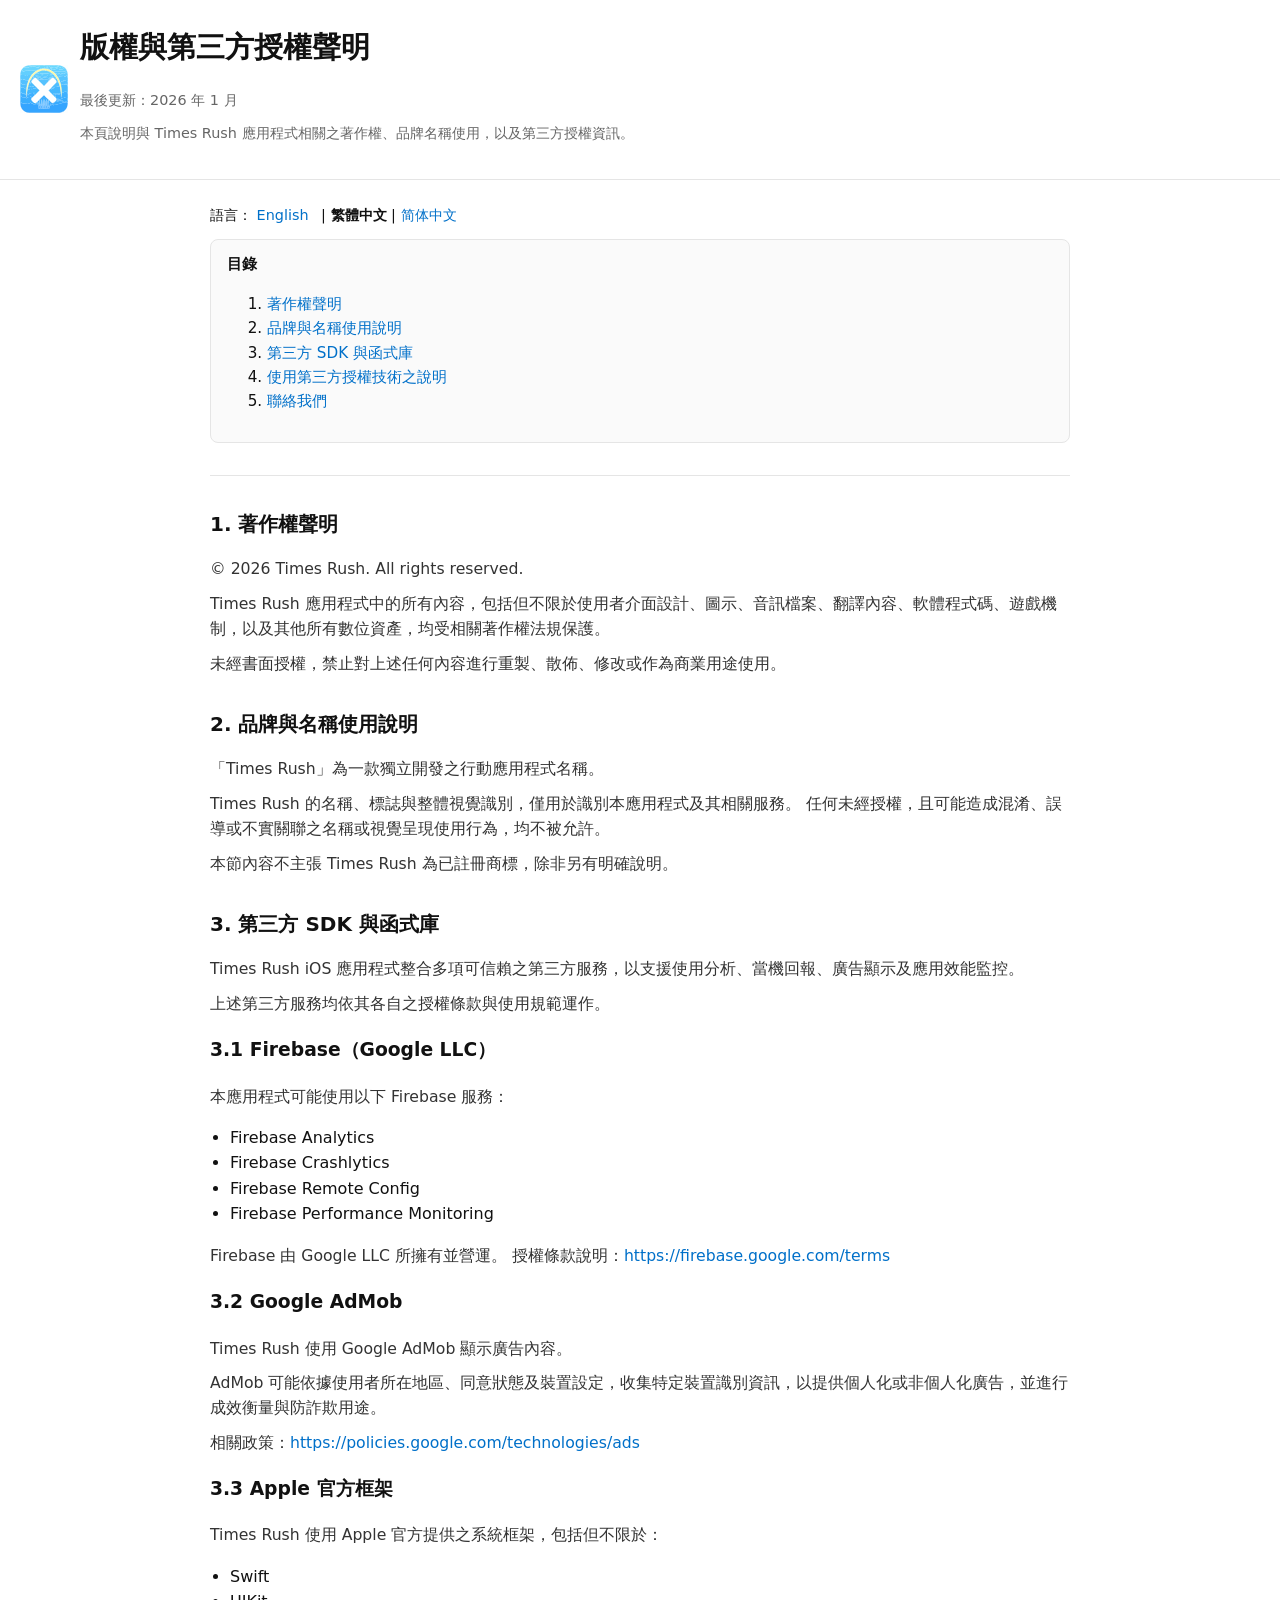
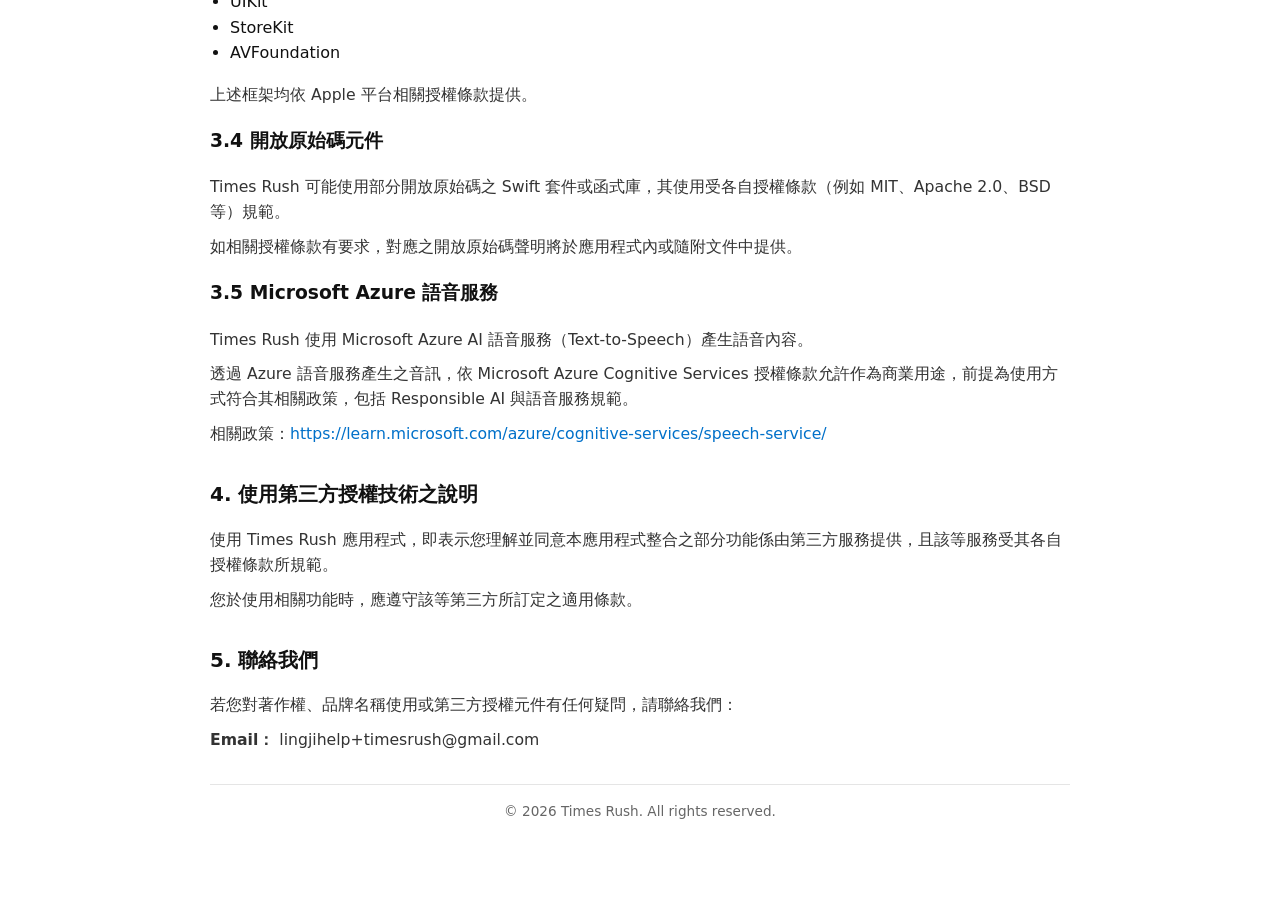
<file: zh-hant/licenses.html>
<!DOCTYPE html>
<html lang="zh-Hant">
<head>
  <meta charset="UTF-8" />
  <title>Times Rush – 版權與第三方授權</title>
  <meta name="viewport" content="width=device-width, initial-scale=1" />
  <link rel="stylesheet" href="/assets/style.css" />
</head>
<body>
  <header class="lj-header">
    <div class="lj-header-row">
      <a href="/" class="lj-logo-link">
        <img src="/assets/images/logo.svg" alt="Times Rush Home" class="lj-header-logo" />
      </a>
      <div>
        <h1>版權與第三方授權聲明</h1>
        <p class="muted">
          最後更新：2026 年 1 月
        </p>
        <p class="muted">
          本頁說明與 Times Rush 應用程式相關之著作權、品牌名稱使用，以及第三方授權資訊。
        </p>
      </div>
    </div>
  </header>

  <main>
    <div class="lang-switch">
      語言：
      <a href="/en/licenses.html">English</a> |
      <strong>繁體中文</strong> |
      <a href="/zh-hans/licenses.html">简体中文</a>
    </div>

    <section class="toc">
      <strong>目錄</strong>
      <ol>
        <li><a href="#copyright">著作權聲明</a></li>
        <li><a href="#brand-usage">品牌與名稱使用說明</a></li>
        <li><a href="#third-party-sdks">第三方 SDK 與函式庫</a></li>
        <li><a href="#use-of-licensed-tech">使用第三方授權技術之說明</a></li>
        <li><a href="#contact">聯絡我們</a></li>
      </ol>
    </section>

    <hr class="section-divider" />

    <section id="copyright">
      <h2>1. 著作權聲明</h2>
      <p>© 2026 Times Rush. All rights reserved.</p>
      <p>
        Times Rush 應用程式中的所有內容，包括但不限於使用者介面設計、圖示、音訊檔案、翻譯內容、軟體程式碼、遊戲機制，以及其他所有數位資產，均受相關著作權法規保護。
      </p>
      <p>
        未經書面授權，禁止對上述任何內容進行重製、散佈、修改或作為商業用途使用。
      </p>
    </section>

    <section id="brand-usage">
      <h2>2. 品牌與名稱使用說明</h2>
      <p>
        「Times Rush」為一款獨立開發之行動應用程式名稱。
      </p>
      <p>
        Times Rush 的名稱、標誌與整體視覺識別，僅用於識別本應用程式及其相關服務。
        任何未經授權，且可能造成混淆、誤導或不實關聯之名稱或視覺呈現使用行為，均不被允許。
      </p>
      <p>
        本節內容不主張 Times Rush 為已註冊商標，除非另有明確說明。
      </p>
    </section>

    <section id="third-party-sdks">
      <h2>3. 第三方 SDK 與函式庫</h2>
      <p>
        Times Rush iOS 應用程式整合多項可信賴之第三方服務，以支援使用分析、當機回報、廣告顯示及應用效能監控。
      </p>
      <p>
        上述第三方服務均依其各自之授權條款與使用規範運作。
      </p>

      <h3>3.1 Firebase（Google LLC）</h3>
      <p>
        本應用程式可能使用以下 Firebase 服務：
      </p>
      <ul>
        <li>Firebase Analytics</li>
        <li>Firebase Crashlytics</li>
        <li>Firebase Remote Config</li>
        <li>Firebase Performance Monitoring</li>
      </ul>
      <p>
        Firebase 由 Google LLC 所擁有並營運。
        授權條款說明：<a href="https://firebase.google.com/terms" target="_blank" rel="noopener noreferrer">https://firebase.google.com/terms</a>
      </p>

      <h3>3.2 Google AdMob</h3>
      <p>
        Times Rush 使用 Google AdMob 顯示廣告內容。
      </p>
      <p>
        AdMob 可能依據使用者所在地區、同意狀態及裝置設定，收集特定裝置識別資訊，以提供個人化或非個人化廣告，並進行成效衡量與防詐欺用途。
      </p>
      <p>
        相關政策：<a href="https://policies.google.com/technologies/ads" target="_blank" rel="noopener noreferrer">https://policies.google.com/technologies/ads</a>
      </p>

      <h3>3.3 Apple 官方框架</h3>
      <p>
        Times Rush 使用 Apple 官方提供之系統框架，包括但不限於：
      </p>
      <ul>
        <li>Swift</li>
        <li>UIKit</li>
        <li>StoreKit</li>
        <li>AVFoundation</li>
      </ul>
      <p>
        上述框架均依 Apple 平台相關授權條款提供。
      </p>

      <h3>3.4 開放原始碼元件</h3>
      <p>
        Times Rush 可能使用部分開放原始碼之 Swift 套件或函式庫，其使用受各自授權條款（例如 MIT、Apache 2.0、BSD 等）規範。
      </p>
      <p>
        如相關授權條款有要求，對應之開放原始碼聲明將於應用程式內或隨附文件中提供。
      </p>

      <h3>3.5 Microsoft Azure 語音服務</h3>
      <p>
        Times Rush 使用 Microsoft Azure AI 語音服務（Text-to-Speech）產生語音內容。
      </p>
      <p>
        透過 Azure 語音服務產生之音訊，依 Microsoft Azure Cognitive Services 授權條款允許作為商業用途，前提為使用方式符合其相關政策，包括 Responsible AI 與語音服務規範。
      </p>
      <p>
        相關政策：<a href="https://learn.microsoft.com/azure/cognitive-services/speech-service/" target="_blank" rel="noopener noreferrer">https://learn.microsoft.com/azure/cognitive-services/speech-service/</a>
      </p>
    </section>

    <section id="use-of-licensed-tech">
      <h2>4. 使用第三方授權技術之說明</h2>
      <p>
        使用 Times Rush 應用程式，即表示您理解並同意本應用程式整合之部分功能係由第三方服務提供，且該等服務受其各自授權條款所規範。
      </p>
      <p>
        您於使用相關功能時，應遵守該等第三方所訂定之適用條款。
      </p>
    </section>

    <section id="contact">
      <h2>5. 聯絡我們</h2>
      <p>
        若您對著作權、品牌名稱使用或第三方授權元件有任何疑問，請聯絡我們：
      </p>
      <p>
        <strong>Email：</strong> lingjihelp+timesrush@gmail.com
      </p>
    </section>

    <footer class="page-footer">
      © 2026 Times Rush. All rights reserved.
    </footer>
  </main>
</body>
</html>
</file>
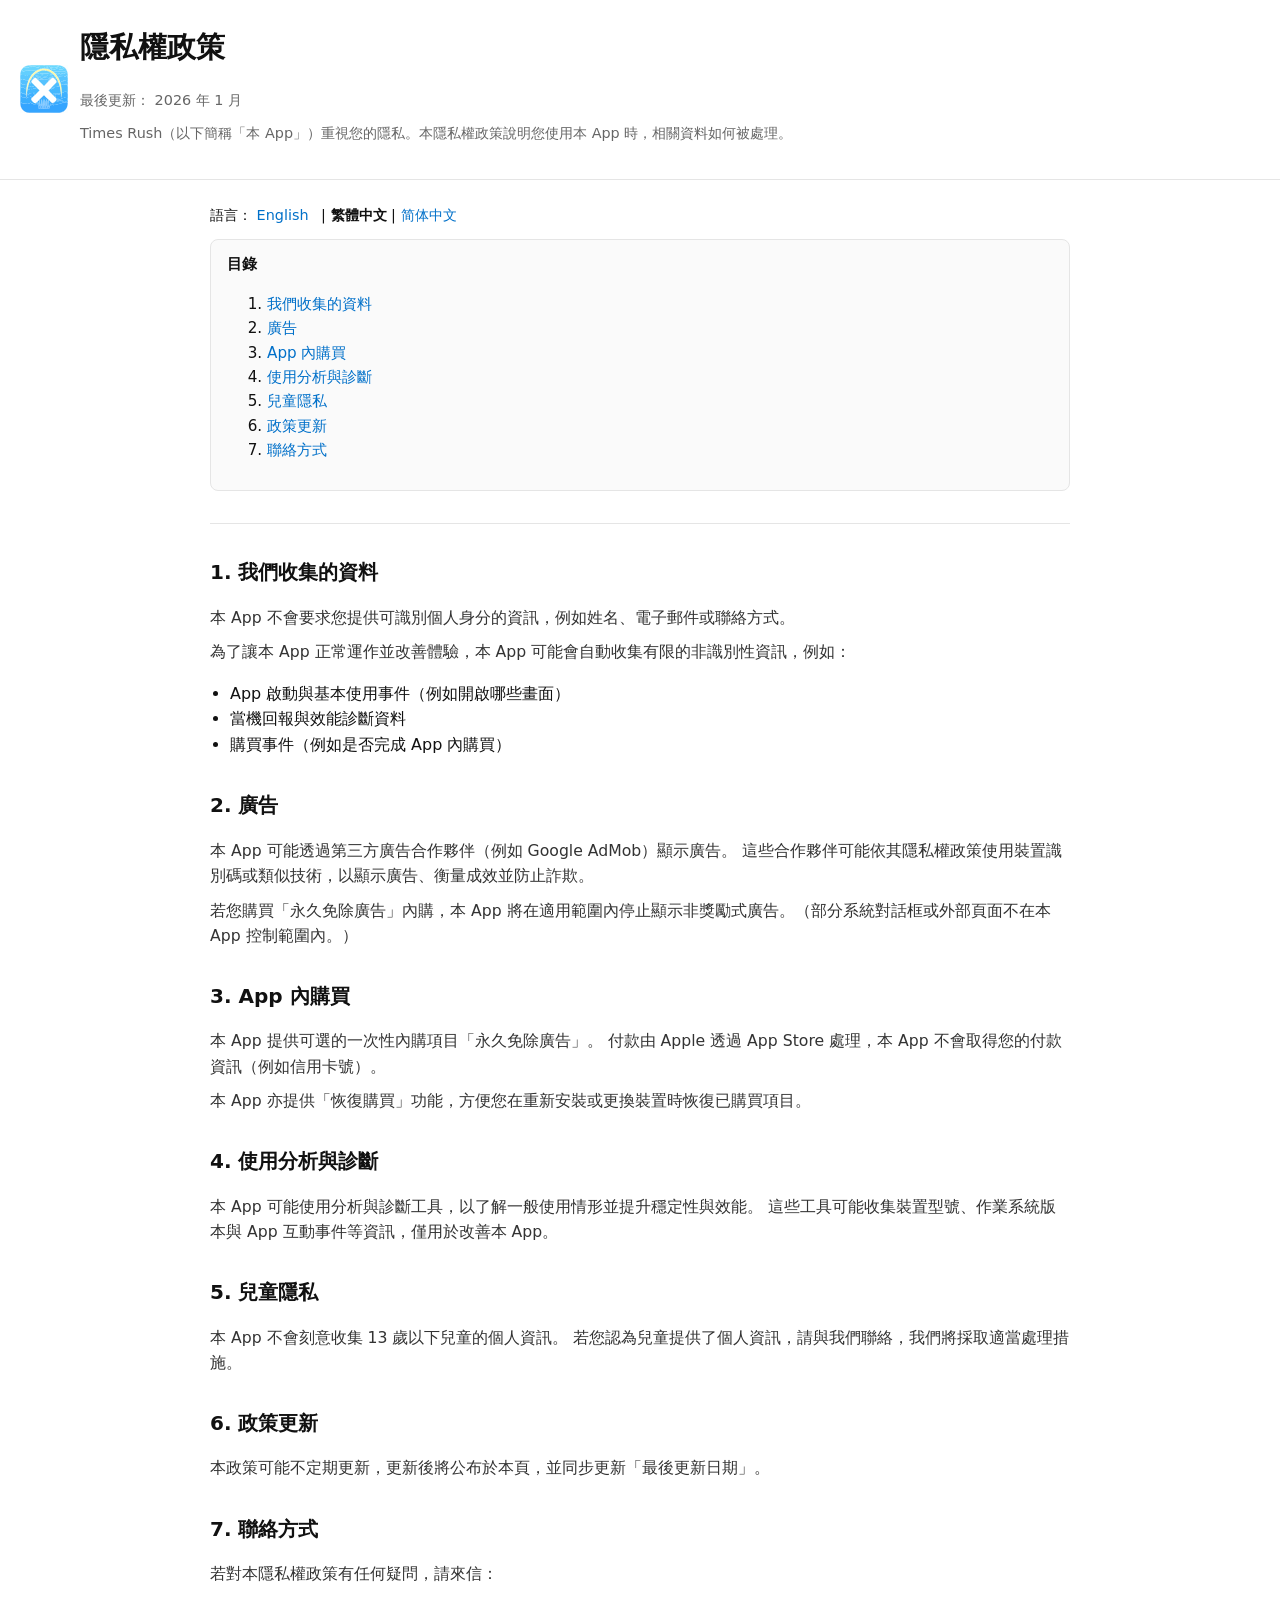
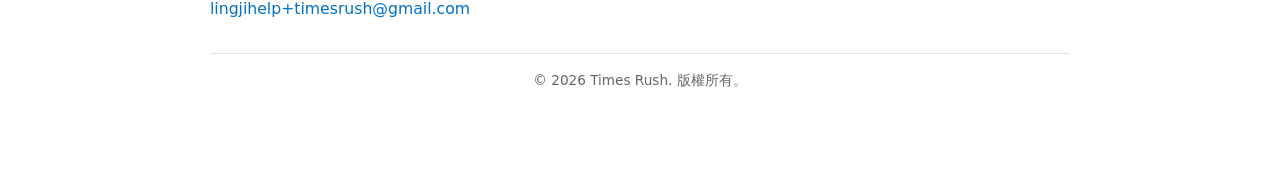
<file: zh-hant/privacy.html>
<!DOCTYPE html>
<html lang="zh-Hant">
<head>
  <meta charset="UTF-8" />
  <title>Times Rush – 隱私權政策</title>
  <meta name="viewport" content="width=device-width, initial-scale=1" />
  <link rel="stylesheet" href="../assets/style.css" />
</head>
<body>
  <header class="lj-header">
    <div class="lj-header-row">
      <a href="/" class="lj-logo-link">
        <img src="/assets/images/logo.svg" alt="Times Rush Home" class="lj-header-logo" />
      </a>
      <div>
        <h1>隱私權政策</h1>
        <p class="muted">
          最後更新： 2026 年 1 月
        </p>
        <p class="muted">
          Times Rush（以下簡稱「本 App」）重視您的隱私。本隱私權政策說明您使用本 App 時，相關資料如何被處理。
        </p>
      </div>
    </div>
  </header>

  <main>
    <div class="lang-switch">
      語言：
      <a href="/en/privacy.html">English</a> |
      <strong>繁體中文</strong> |
      <a href="/zh-hans/privacy.html">简体中文</a>
    </div>

    <section class="toc">
      <strong>目錄</strong>
      <ol>
        <li><a href="#information-we-collect">我們收集的資料</a></li>
        <li><a href="#advertising">廣告</a></li>
        <li><a href="#in-app-purchases">App 內購買</a></li>
        <li><a href="#analytics">使用分析與診斷</a></li>
        <li><a href="#children">兒童隱私</a></li>
        <li><a href="#changes">政策更新</a></li>
        <li><a href="#contact">聯絡方式</a></li>
      </ol>
    </section>

    <hr class="section-divider" />

    <section id="information-we-collect">
      <h2>1. 我們收集的資料</h2>
      <p>
        本 App 不會要求您提供可識別個人身分的資訊，例如姓名、電子郵件或聯絡方式。
      </p>
      <p>
        為了讓本 App 正常運作並改善體驗，本 App 可能會自動收集有限的非識別性資訊，例如：
      </p>
      <ul>
        <li>App 啟動與基本使用事件（例如開啟哪些畫面）</li>
        <li>當機回報與效能診斷資料</li>
        <li>購買事件（例如是否完成 App 內購買）</li>
      </ul>
    </section>

    <section id="advertising">
      <h2>2. 廣告</h2>
      <p>
        本 App 可能透過第三方廣告合作夥伴（例如 Google AdMob）顯示廣告。
        這些合作夥伴可能依其隱私權政策使用裝置識別碼或類似技術，以顯示廣告、衡量成效並防止詐欺。
      </p>
      <p>
        若您購買「永久免除廣告」內購，本 App 將在適用範圍內停止顯示非獎勵式廣告。（部分系統對話框或外部頁面不在本 App 控制範圍內。）
      </p>
    </section>

    <section id="in-app-purchases">
      <h2>3. App 內購買</h2>
      <p>
        本 App 提供可選的一次性內購項目「永久免除廣告」。
        付款由 Apple 透過 App Store 處理，本 App 不會取得您的付款資訊（例如信用卡號）。
      </p>
      <p>
        本 App 亦提供「恢復購買」功能，方便您在重新安裝或更換裝置時恢復已購買項目。
      </p>
    </section>

    <section id="analytics">
      <h2>4. 使用分析與診斷</h2>
      <p>
        本 App 可能使用分析與診斷工具，以了解一般使用情形並提升穩定性與效能。
        這些工具可能收集裝置型號、作業系統版本與 App 互動事件等資訊，僅用於改善本 App。
      </p>
    </section>

    <section id="children">
      <h2>5. 兒童隱私</h2>
      <p>
        本 App 不會刻意收集 13 歲以下兒童的個人資訊。
        若您認為兒童提供了個人資訊，請與我們聯絡，我們將採取適當處理措施。
      </p>
    </section>

    <section id="changes">
      <h2>6. 政策更新</h2>
      <p>
        本政策可能不定期更新，更新後將公布於本頁，並同步更新「最後更新日期」。
      </p>
    </section>

    <section id="contact">
      <h2>7. 聯絡方式</h2>
      <p>
        若對本隱私權政策有任何疑問，請來信：
      </p>
      <p>
        <a href="mailto:lingjihelp+timesrush@gmail.com">lingjihelp+timesrush@gmail.com</a>
      </p>
    </section>

    <footer class="page-footer">
      © 2026 Times Rush. 版權所有。
    </footer>
  </main>
</body>
</html>
</file>
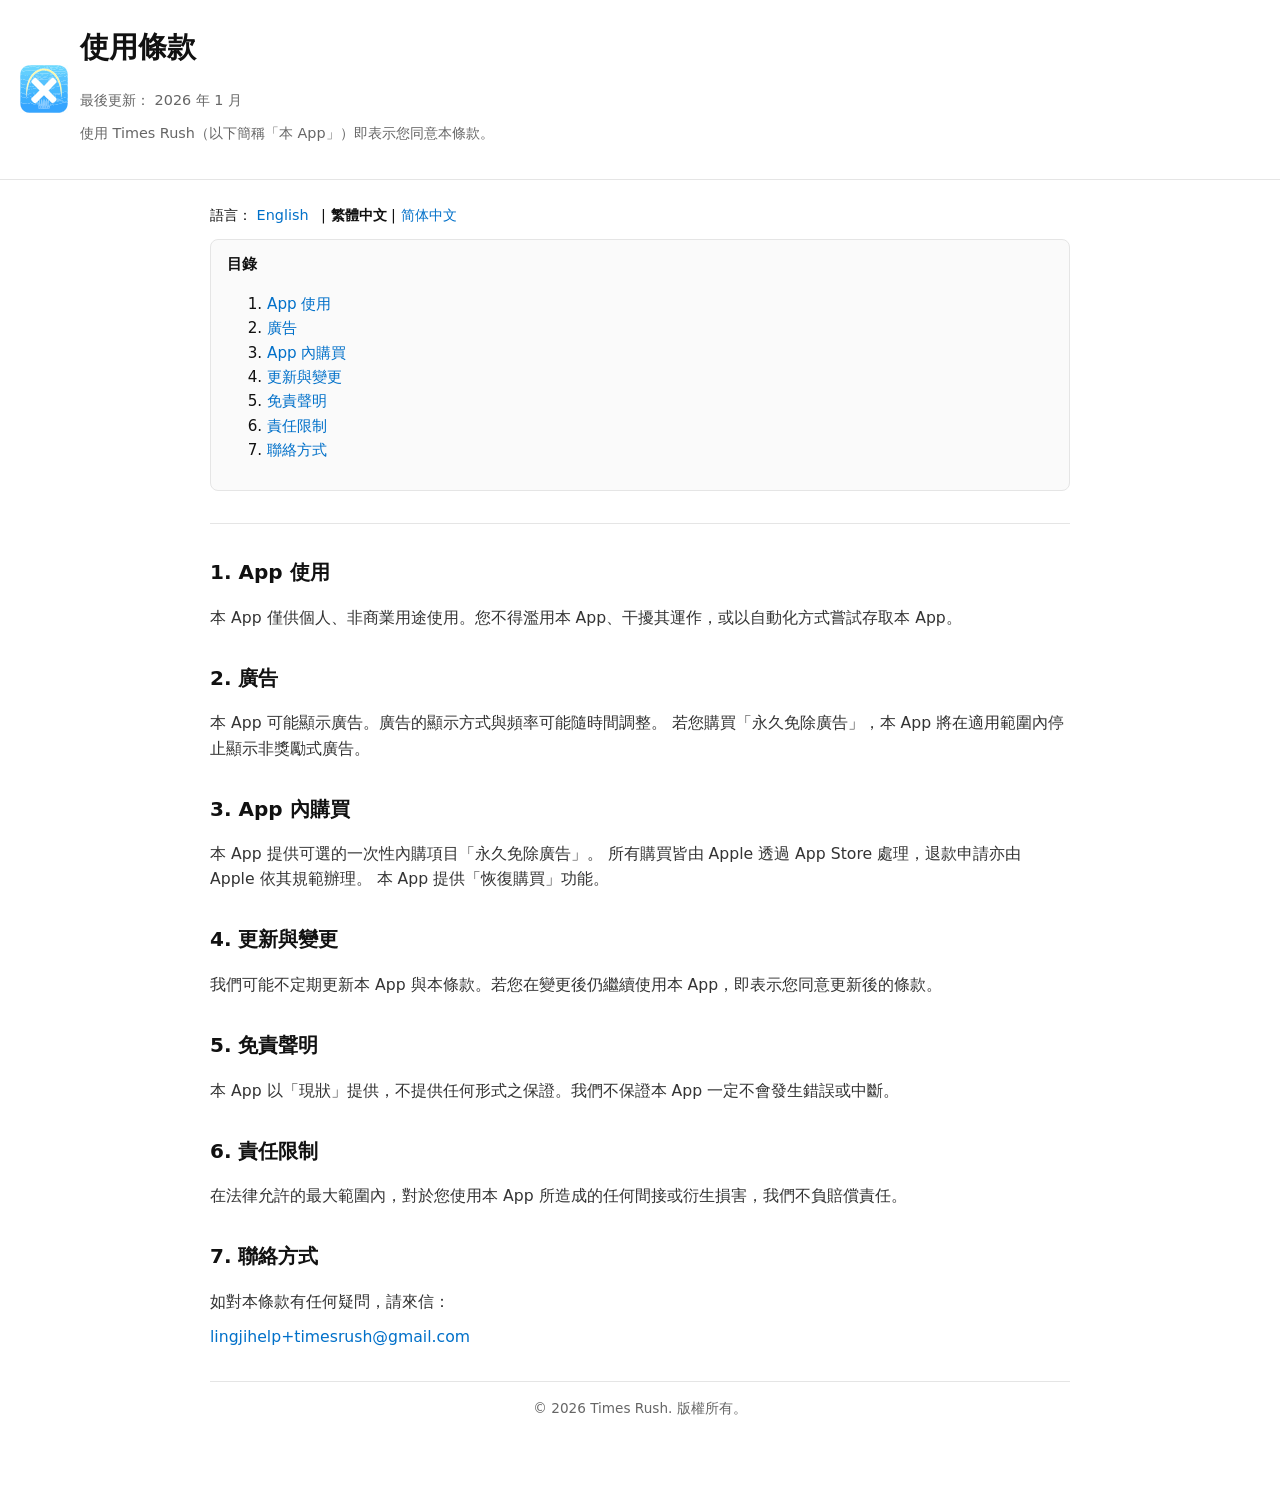
<file: zh-hant/terms.html>
<!DOCTYPE html>
<html lang="zh-Hant">
<head>
  <meta charset="UTF-8" />
  <title>Times Rush – 使用條款</title>
  <meta name="viewport" content="width=device-width, initial-scale=1" />
  <link rel="stylesheet" href="../assets/style.css" />
</head>
<body>
  <header class="lj-header">
    <div class="lj-header-row">
      <a href="/" class="lj-logo-link">
        <img src="/assets/images/logo.svg" alt="Times Rush Home" class="lj-header-logo" />
      </a>
      <div>
        <h1>使用條款</h1>
        <p class="muted">最後更新： 2026 年 1 月</p>
        <p class="muted">
          使用 Times Rush（以下簡稱「本 App」）即表示您同意本條款。
        </p>
      </div>
    </div>
  </header>

  <main>
    <div class="lang-switch">
      語言：
      <a href="/en/terms.html">English</a> |
      <strong>繁體中文</strong> |
      <a href="/zh-hans/terms.html">简体中文</a>
    </div>

    <section class="toc">
      <strong>目錄</strong>
      <ol>
        <li><a href="#use-of-app">App 使用</a></li>
        <li><a href="#ads">廣告</a></li>
        <li><a href="#in-app-purchases">App 內購買</a></li>
        <li><a href="#updates">更新與變更</a></li>
        <li><a href="#disclaimer">免責聲明</a></li>
        <li><a href="#liability">責任限制</a></li>
        <li><a href="#contact">聯絡方式</a></li>
      </ol>
    </section>

    <hr class="section-divider" />

    <section id="use-of-app">
      <h2>1. App 使用</h2>
      <p>
        本 App 僅供個人、非商業用途使用。您不得濫用本 App、干擾其運作，或以自動化方式嘗試存取本 App。
      </p>
    </section>

    <section id="ads">
      <h2>2. 廣告</h2>
      <p>
        本 App 可能顯示廣告。廣告的顯示方式與頻率可能隨時間調整。
        若您購買「永久免除廣告」，本 App 將在適用範圍內停止顯示非獎勵式廣告。
      </p>
    </section>

    <section id="in-app-purchases">
      <h2>3. App 內購買</h2>
      <p>
        本 App 提供可選的一次性內購項目「永久免除廣告」。
        所有購買皆由 Apple 透過 App Store 處理，退款申請亦由 Apple 依其規範辦理。
        本 App 提供「恢復購買」功能。
      </p>
    </section>

    <section id="updates">
      <h2>4. 更新與變更</h2>
      <p>
        我們可能不定期更新本 App 與本條款。若您在變更後仍繼續使用本 App，即表示您同意更新後的條款。
      </p>
    </section>

    <section id="disclaimer">
      <h2>5. 免責聲明</h2>
      <p>
        本 App 以「現狀」提供，不提供任何形式之保證。我們不保證本 App 一定不會發生錯誤或中斷。
      </p>
    </section>

    <section id="liability">
      <h2>6. 責任限制</h2>
      <p>
        在法律允許的最大範圍內，對於您使用本 App 所造成的任何間接或衍生損害，我們不負賠償責任。
      </p>
    </section>

    <section id="contact">
      <h2>7. 聯絡方式</h2>
      <p>
        如對本條款有任何疑問，請來信：
      </p>
      <p>
        <a href="mailto:lingjihelp+timesrush@gmail.com">lingjihelp+timesrush@gmail.com</a>
      </p>
    </section>

    <footer class="page-footer">
      © 2026 Times Rush. 版權所有。
    </footer>
  </main>
</body>
</html>
</file>
<file: assets/style.css>
body {
  font-family: -apple-system, BlinkMacSystemFont, "Segoe UI", system-ui,
    "Helvetica Neue", "PingFang SC", "PingFang TC", "Heiti SC", "Heiti TC",
    Arial, sans-serif;
  line-height: 1.6;
  margin: 0;
  padding: 0;
  background-color: #ffffff;
  color: #111111;
}
header {
  background-color: #ffffff;
  padding: 1.5rem 1.25rem;
  border-bottom: 1px solid #e5e5e5;
}
.lj-header-row {
  display: flex;
  align-items: center;
  gap: 0.75rem;
  flex-wrap: wrap;
  justify-content: flex-start;
}
.lj-logo-link {
  display: inline-flex;
  align-items: center;
}
.lj-logo-link img {
  display: block;
}
.lj-header-logo {
  height: 48px;
  width: auto;
}
main {
  max-width: 860px;
  margin: 0 auto;
  padding: 1.5rem 1.25rem 3rem;
  background-color: #ffffff;
}
h1, h2, h3 { color: #111111; }
h1 { margin-top: 0; font-size: 1.8rem; }
h2 { font-size: 1.25rem; margin-top: 2rem; }
p { margin: 0.4rem 0 0.6rem; font-size: 0.98rem; color: #333333; }
ul { padding-left: 1.25rem; }
.muted { color: #666666; font-size: 0.9rem; }
.section-divider {
  border: 0;
  border-top: 1px solid #e5e5e5;
  margin: 2rem 0;
}
a { color: #0070c9; text-decoration: none; }
a:hover { color: #005a9e; text-decoration: underline; }
.lang-switch { font-size: 0.9rem; margin-bottom: 0.75rem; }
.lang-switch a { margin-right: 0.5rem; }

/* Homepage cards */
.doc-grid {
  display: grid;
  grid-template-columns: repeat(auto-fit, minmax(260px, 1fr));
  gap: 1.5rem;
  margin-top: 1.5rem;
}
.doc-card {
  border: 1px solid #e5e5e5;
  border-radius: 10px;
  padding: 1.25rem 1.25rem 1.5rem;
  background-color: #fafafa;
  color: #333333;
}
.doc-type { font-weight: 600; margin-bottom: 0.25rem; }
.doc-description { color: #333333; margin-bottom: 0.8rem; }
.doc-links {
  display: flex;
  flex-wrap: wrap;
  gap: 0.75rem;
  align-items: center;
  font-size: 0.95rem;
  color: #333333;
}
.doc-links span { color: #666666; }
.legal-note { margin-top: 2rem; color: #666666; }
.page-footer {
  margin-top: 2rem;
  padding-top: 1rem;
  font-size: 0.85rem;
  color: #666666;
  border-top: 1px solid #e5e5e5;
}

.toc {
  background-color: #fafafa;
  border: 1px solid #e5e5e5;
  padding: 0.8rem 1rem;
  border-radius: 8px;
  font-size: 0.95rem;
}
.toc a {
  color: #0070c9;
}
.toc a:hover {
  color: #005a9e;
  text-decoration: underline;
}

footer {
  margin: 0 auto;
  max-width: 860px;
  padding: 1rem 1.25rem 2rem;
  font-size: 0.85rem;
  color: #666666;
  text-align: center;
}

@media (max-width: 600px) {
  header {
    padding: 1.25rem 1rem;
  }
  main {
    padding: 1.25rem 1rem 2.5rem;
  }
  h1 {
    font-size: 1.4rem;
  }
  h2 {
    font-size: 1.1rem;
    margin-top: 1.5rem;
  }
  .lj-header-row {
    flex-direction: column;
    align-items: flex-start;
    gap: 0.5rem;
  }
  .lj-header-logo {
    height: 40px;
  }
  .doc-grid {
    grid-template-columns: 1fr;
  }
}

/* 強制白底：覆蓋系統深色偏好 */
@media (prefers-color-scheme: dark) {
  body,
  header,
  main,
  footer,
  .doc-card,
  .toc {
    background-color: #ffffff !important;
    color: #111111 !important;
    border-color: #e5e5e5 !important;
  }
  .page-footer,
  .doc-links span,
  .muted,
  .doc-description {
    color: #666666 !important;
    border-color: #e5e5e5 !important;
  }
  a {
    color: #0070c9 !important;
  }
  a:hover {
    color: #005a9e !important;
  }
}
</file>
